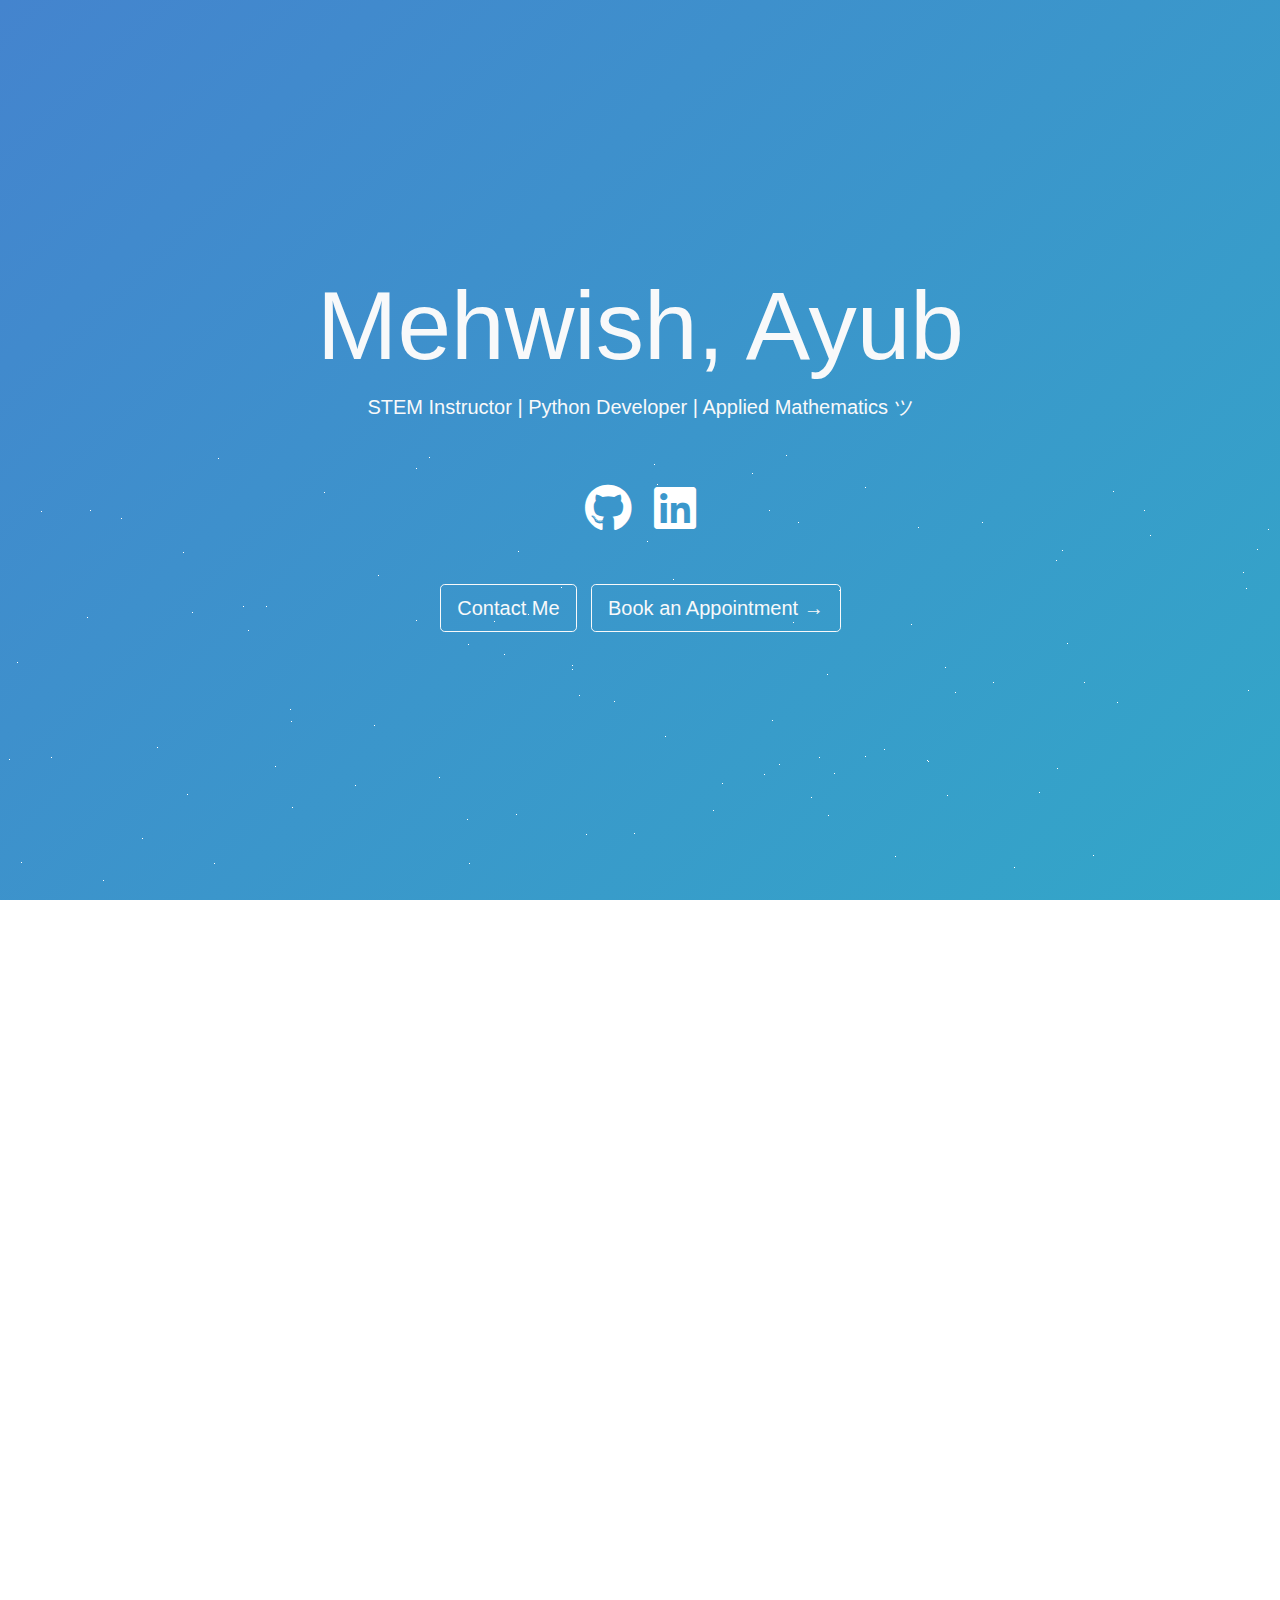
<file: index.html>
<!DOCTYPE html>
<html data-lt-installed=true style="" lang="en-US">
<head>
	<meta charset=utf-8>
	<meta name=viewport content="width=device-width,initial-scale=1">
	<meta name=theme-color content=#000000>
	<meta name=description content="Mehwish Ayub - Personal page">
	<meta property=twitter:image content=/social-image.png>
	<meta property=og:image content=/social-image.png>
	<title>Mehwish Ayub - Personal Page (@CodeBender321)</title>
	<link rel="stylesheet" href="main.css">
	<link rel="icon" type="image/x-icon" href="images/favicon.ico">
</head>

<body>
	<noscript class=sf-hidden>You need to enable JavaScript to run this app!</noscript>
	<div id=home class="title bg-transparent bgstyle text-light min-vh-100 d-flex align-content-center align-items-center flex-wrap m-0 jumbotron jumbotron-fluid" style="overflow:hidden;background:rgba(0,0,0,0) linear-gradient(136deg,rgb(68,132,206),rgb(26,215,192),rgb(255,155,17),rgb(155,89,182),rgb(255,127,127),rgb(236,240,241)) repeat scroll 0% 0% / 1200% 1200%">
	<div id=stars></div>
		<div class="text-center container">
			<h1 class=display-1>Mehwish, Ayub</h1>
			<div class="Typist lead typist">STEM Instructor | Python Developer | Applied Mathematics ツ</div>
			<div class=p-5>
				<a target=_blank rel="noopener noreferrer" aria-label="Mehwish Ayub's GitHub" href=https://github.com/CodeBender321><i class="fab fa-github fa-3x socialicons"></i></a>
				<a target=_blank rel="noopener noreferrer" aria-label="Mehwish Ayub's LinkedIn" href=https://www.linkedin.com/in/mehwish-ayub-101b54253><i class="fab fa-linkedin fa-3x socialicons"></i></a>
			</div>
			<a class="btn btn-outline-light btn-lg" role=button aria-label="Contact Me" href="mailto:mehwish.idreees.321@gmail.com" target="_blank">Contact Me</a>
			<a target=_blank class="btn btn-outline-light btn-lg" role=button aria-label="Book an Appointment" href="https://calendly.com/turing-intelligence/30min" style="margin-left: 10px;">Book an Appointment →</a>
		</div>
	</div>
</body>
</html>
</file>
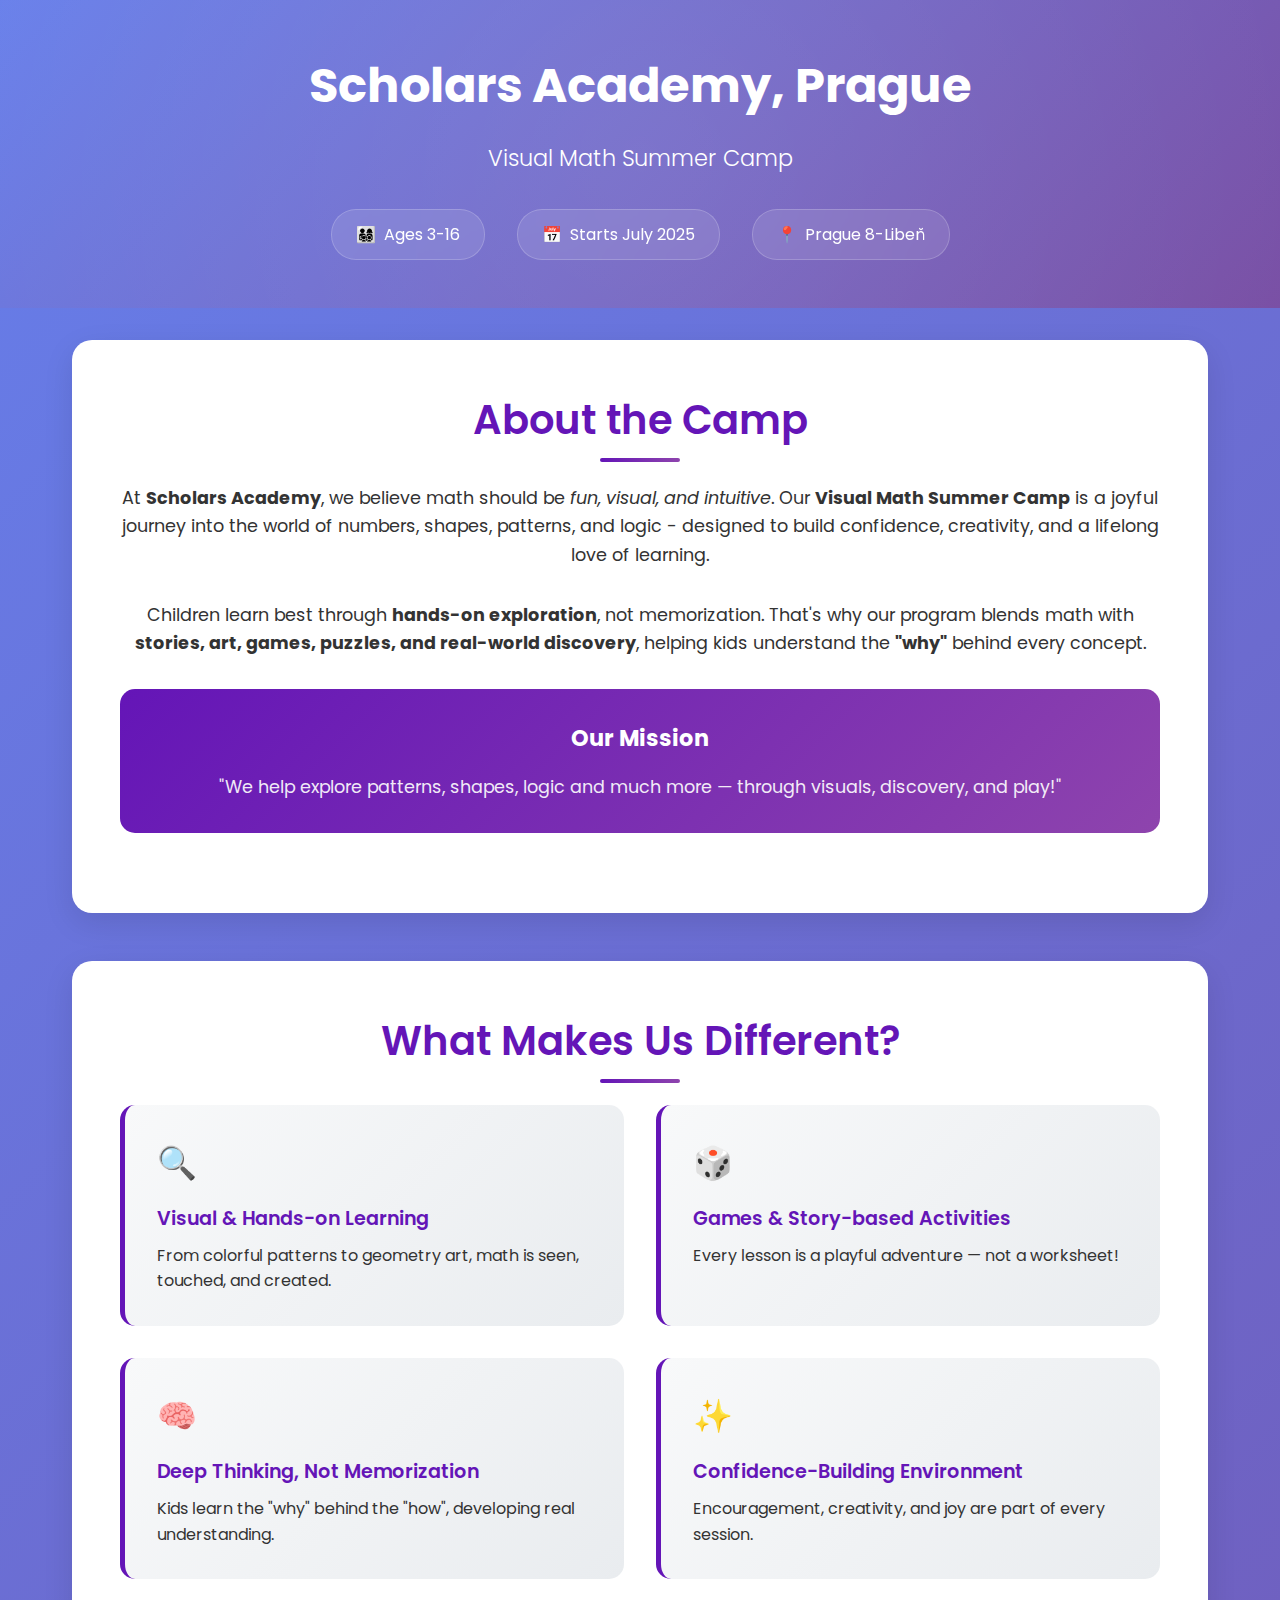
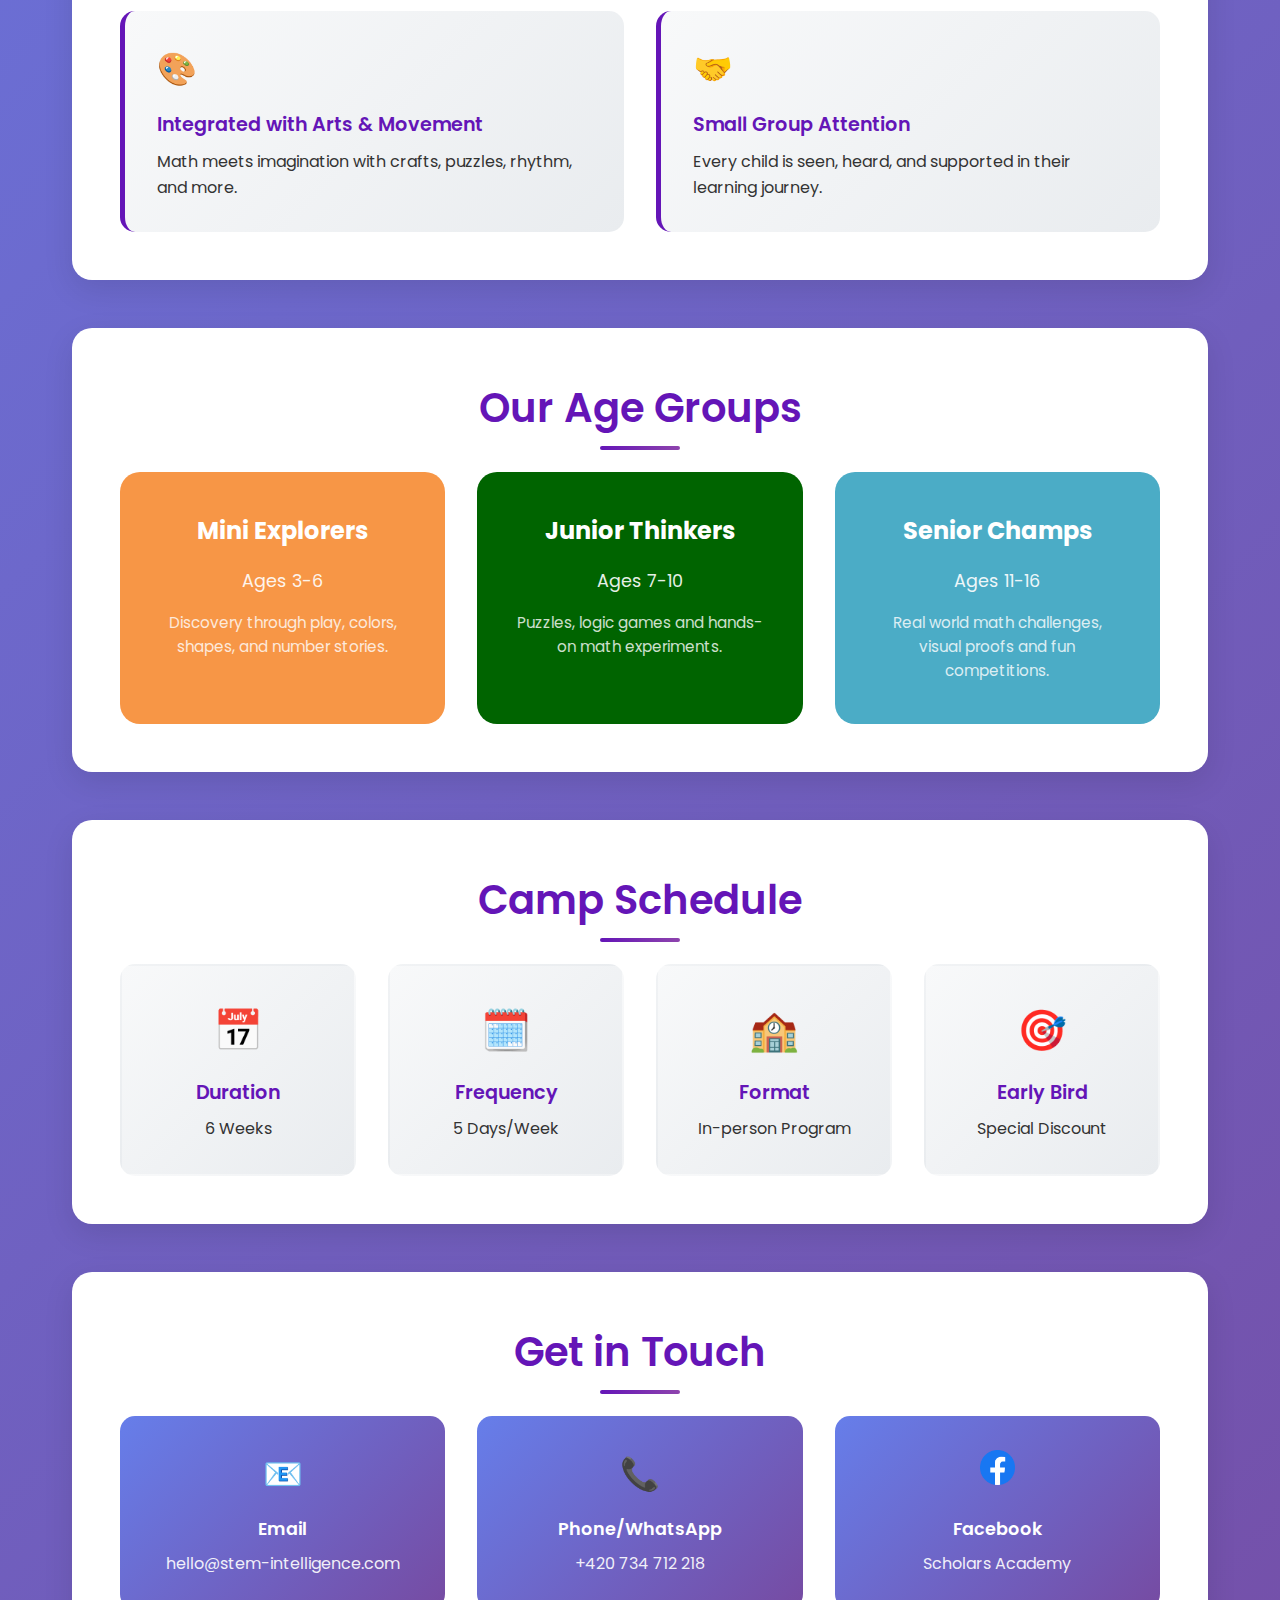
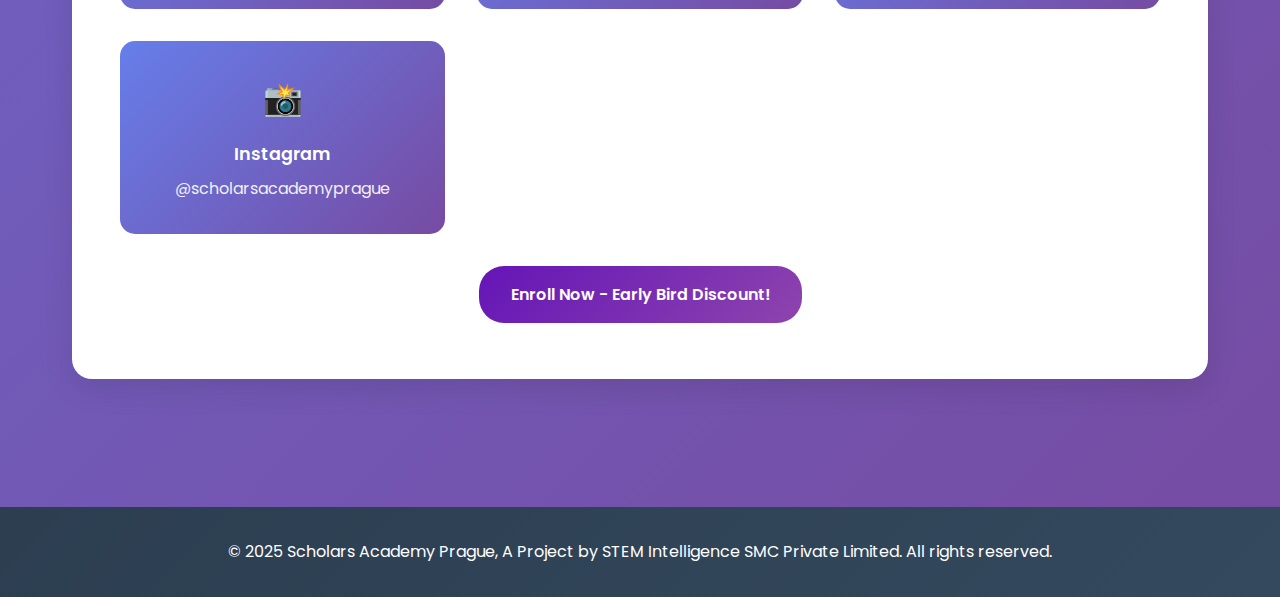
<file: old.html>
<!DOCTYPE html>
<html lang="en">
<head>
  <meta charset="UTF-8" />
  <meta name="viewport" content="width=device-width, initial-scale=1.0" />
  <title>Scholars Academy | Visual Math Summer Camp</title>
  <link href="https://fonts.googleapis.com/css2?family=Poppins:wght@300;400;500;600;700&display=swap" rel="stylesheet">
  <link rel="icon" href="assets/favicon-32x32.png" type="image/x-icon" />
  <style>
    * {
      margin: 0;
      padding: 0;
      box-sizing: border-box;
    }

    body {
      font-family: 'Poppins', sans-serif;
      line-height: 1.6;
      color: #333;
      background: linear-gradient(135deg, #667eea 0%, #764ba2 100%);
      min-height: 100vh;
    }

    /* Enhanced Header */
    header {
      background: linear-gradient(135deg, #667eea 0%, #764ba2 100%);
      color: white;
      padding: 3rem 2rem;
      text-align: center;
      position: relative;
      overflow: hidden;
    }

    header::before {
      content: '';
      position: absolute;
      top: -50%;
      left: -50%;
      width: 200%;
      height: 200%;
      background: radial-gradient(circle, rgba(255,255,255,0.1) 0%, transparent 70%);
      animation: float 3s ease-in-out infinite;
    }

    @keyframes float {
      0%, 100% { transform: translateY(0px); }
      50% { transform: translateY(-20px); }
    }

    header h1 {
      font-size: 3rem;
      font-weight: 700;
      margin-bottom: 1rem;
      position: relative;
      z-index: 1;
    }

    header .subtitle {
      font-size: 1.4rem;
      font-weight: 300;
      margin-bottom: 2rem;
      position: relative;
      z-index: 1;
    }

    .header-info {
      display: flex;
      justify-content: center;
      gap: 2rem;
      margin-top: 2rem;
      flex-wrap: wrap;
      position: relative;
      z-index: 1;
    }

    .info-item {
      display: flex;
      align-items: center;
      gap: 0.5rem;
      background: rgba(255,255,255,0.1);
      padding: 0.75rem 1.5rem;
      border-radius: 25px;
      backdrop-filter: blur(10px);
      border: 1px solid rgba(255,255,255,0.2);
      transition: all 0.3s ease;
    }

    .info-item:hover {
      transform: translateY(-5px);
      box-shadow: 0 10px 25px rgba(0,0,0,0.2);
    }

    /* Main Content Container */
    .container {
      max-width: 1200px;
      margin: 0 auto;
      padding: 2rem;
    }

    /* Enhanced Section Styling */
    .section {
      background: white;
      border-radius: 20px;
      padding: 3rem;
      margin-bottom: 3rem;
      box-shadow: 0 10px 30px rgba(0,0,0,0.1);
      position: relative;
      overflow: hidden;
      transition: transform 0.3s ease, box-shadow 0.3s ease;
    }

    .section:hover {
      transform: translateY(-5px);
      box-shadow: 0 20px 40px rgba(0,0,0,0.15);
    }

    .section-title {
      font-size: 2.5rem;
      color: #6415b7;
      text-align: center;
      margin-bottom: 2rem;
      font-weight: 600;
      position: relative;
    }

    .section-title::after {
      content: '';
      position: absolute;
      bottom: -10px;
      left: 50%;
      transform: translateX(-50%);
      width: 80px;
      height: 4px;
      background: linear-gradient(to right, #6415b7, #8e44ad);
      border-radius: 2px;
    }

    /* Enhanced Feature List */
    .feature-list {
      display: grid;
      grid-template-columns: repeat(auto-fit, minmax(350px, 1fr));
      gap: 2rem;
      margin-top: 2rem;
    }

    .feature-item {
      background: linear-gradient(135deg, #f8f9fa 0%, #e9ecef 100%);
      padding: 2rem;
      border-radius: 15px;
      border-left: 5px solid #6415b7;
      transition: all 0.3s ease;
      position: relative;
      overflow: hidden;
    }

    .feature-item::before {
      content: '';
      position: absolute;
      top: 0;
      left: 0;
      width: 100%;
      height: 100%;
      background: linear-gradient(135deg, rgba(100,21,183,0.05) 0%, transparent 50%);
      transition: opacity 0.3s ease;
      opacity: 0;
    }

    .feature-item:hover::before {
      opacity: 1;
    }

    .feature-item:hover {
      transform: translateY(-5px);
      box-shadow: 0 15px 30px rgba(0,0,0,0.1);
    }

    .feature-icon {
      font-size: 2rem;
      margin-bottom: 1rem;
    }

    .feature-title {
      font-size: 1.2rem;
      font-weight: 600;
      color: #6415b7;
      margin-bottom: 0.5rem;
    }

    /* Enhanced Age Groups */
    .age-groups {
      display: grid;
      grid-template-columns: repeat(auto-fit, minmax(300px, 1fr));
      gap: 2rem;
      margin-top: 2rem;
    }

    .age-group {
      color: white;
      padding: 2.5rem;
      border-radius: 20px;
      text-align: center;
      transition: all 0.3s ease;
      position: relative;
      overflow: hidden;
      cursor: pointer;
    }

    .age-group::before {
      content: '';
      position: absolute;
      top: -50%;
      left: -50%;
      width: 200%;
      height: 200%;
      background: radial-gradient(circle, rgba(255,255,255,0.1) 0%, transparent 70%);
      transition: transform 0.3s ease;
      transform: scale(0);
    }

    .age-group:hover::before {
      transform: scale(1);
    }

    .age-group:hover {
      transform: translateY(-10px);
      box-shadow: 0 20px 40px rgba(0,0,0,0.2);
    }

    .age-group h3 {
      font-size: 1.5rem;
      margin-bottom: 1rem;
      position: relative;
      z-index: 1;
    }

    .age-range {
      font-size: 1.1rem;
      opacity: 0.9;
      margin-bottom: 1rem;
      position: relative;
      z-index: 1;
    }

    .age-description {
      font-size: 0.95rem;
      opacity: 0.8;
      position: relative;
      z-index: 1;
    }

    /* Enhanced Schedule Section */
    .schedule-grid {
      display: grid;
      grid-template-columns: repeat(auto-fit, minmax(200px, 1fr));
      gap: 2rem;
      margin-top: 2rem;
    }

    .schedule-item {
      background: linear-gradient(135deg, #f8f9fa 0%, #e9ecef 100%);
      padding: 2rem;
      border-radius: 15px;
      text-align: center;
      border: 2px solid transparent;
      transition: all 0.3s ease;
    }

    .schedule-item:hover {
      border-color: #6415b7;
      transform: translateY(-5px);
    }

    .schedule-icon {
      font-size: 2.5rem;
      margin-bottom: 1rem;
    }

    .schedule-title {
      font-size: 1.2rem;
      font-weight: 600;
      color: #6415b7;
      margin-bottom: 0.5rem;
    }

    /* Enhanced Contact Section */
    .contact-grid {
      display: grid;
      grid-template-columns: repeat(auto-fit, minmax(250px, 1fr));
      gap: 2rem;
      margin-top: 2rem;
    }

    .contact-item {
      background: linear-gradient(135deg, #667eea 0%, #764ba2 100%);
      color: white;
      padding: 2rem;
      border-radius: 15px;
      text-align: center;
      transition: all 0.3s ease;
    }

    .contact-item:hover {
      transform: translateY(-5px);
      box-shadow: 0 15px 30px rgba(0,0,0,0.2);
    }

    .contact-icon {
      font-size: 2rem;
      margin-bottom: 1rem;
    }

    .contact-title {
      font-size: 1.1rem;
      font-weight: 600;
      margin-bottom: 0.5rem;
    }

    .contact-link {
      color: white;
      text-decoration: none;
      opacity: 0.9;
      transition: opacity 0.3s ease;
    }

    .contact-link:hover {
      opacity: 1;
    }

    /* Enhanced Button */
    .btn {
      background: linear-gradient(135deg, #6415b7 0%, #8e44ad 100%);
      color: white;
      padding: 1rem 2rem;
      text-decoration: none;
      border-radius: 25px;
      display: inline-block;
      margin-top: 2rem;
      font-weight: 600;
      transition: all 0.3s ease;
      position: relative;
      overflow: hidden;
      z-index: 1;
    }

    .btn::before {
      content: '';
      position: absolute;
      top: 0;
      left: -100%;
      width: 100%;
      height: 100%;
      background: linear-gradient(135deg, rgba(255,255,255,0.2) 0%, transparent 50%);
      transition: left 0.3s ease;
      z-index: -1;
    }

    .btn:hover::before {
      left: 100%;
    }

    .btn:hover {
      transform: translateY(-3px);
      box-shadow: 0 10px 20px rgba(0,0,0,0.2);
    }

    /* Enhanced Footer */
    footer {
      background: linear-gradient(135deg, #2c3e50 0%, #34495e 100%);
      color: white;
      text-align: center;
      padding: 2rem;
      margin-top: 3rem;
    }

    /* Enhanced Responsive Design */
    @media (max-width: 768px) {
      header {
        padding: 2rem 1rem;
      }
      
      header h1 {
        font-size: 2.2rem;
      }
      
      .header-info {
        flex-direction: column;
        gap: 1rem;
      }
      
      .container {
        padding: 1rem;
      }
      
      .section {
        padding: 2rem 1.5rem;
        margin-bottom: 2rem;
      }
      
      .section-title {
        font-size: 2rem;
      }
      
      .feature-list {
        grid-template-columns: 1fr;
        gap: 1.5rem;
      }
      
      .age-groups {
        grid-template-columns: 1fr;
      }
      
      .schedule-grid {
        grid-template-columns: 1fr;
      }
      
      .contact-grid {
        grid-template-columns: 1fr;
      }
    }

    @media (max-width: 480px) {
      header h1 {
        font-size: 1.8rem;
      }
      
      .section-title {
        font-size: 1.7rem;
      }
      
      .feature-list {
        grid-template-columns: 1fr;
      }
      
      .feature-item {
        padding: 1.5rem;
      }
    }

    /* Custom Scrollbar */
    ::-webkit-scrollbar {
      width: 8px;
    }

    ::-webkit-scrollbar-track {
      background: #f1f1f1;
    }

    ::-webkit-scrollbar-thumb {
      background: linear-gradient(135deg, #6415b7 0%, #8e44ad 100%);
      border-radius: 4px;
    }

    ::-webkit-scrollbar-thumb:hover {
      background: linear-gradient(135deg, #8e44ad 0%, #6415b7 100%);
    }
  </style>
</head>
<body>
  <header>
    <h1>Scholars Academy, Prague</h1>
    <p class="subtitle">Visual Math Summer Camp</p>
    <div class="header-info">
      <div class="info-item">
        <span>👨‍👩‍👧‍👦</span>
        <span>Ages 3-16</span>
      </div>
      <div class="info-item">
        <span>📅</span>
        <span>Starts July 2025</span>
      </div>
      <div class="info-item">
        <span>📍</span>
        <span>Prague 8-Libeň</span>
      </div>
    </div>
  </header>

  <div class="container">
    <div class="section">
      <h2 class="section-title">About the Camp</h2>
      <p style="font-size: 1.1rem; text-align: center; margin-bottom: 2rem;">
        At <strong>Scholars Academy</strong>, we believe math should be <em>fun, visual, and intuitive</em>.
        Our <strong>Visual Math Summer Camp</strong> is a joyful journey into the world of numbers, shapes, patterns, and logic
        - designed to build confidence, creativity, and a lifelong love of learning.
      </p>
      
      <p style="font-size: 1.1rem; text-align: center; margin-bottom: 2rem;">
        Children learn best through <strong>hands-on exploration</strong>, not memorization.
        That's why our program blends math with <strong>stories, art, games, puzzles, and real-world discovery</strong>,
        helping kids understand the <strong>"why"</strong> behind every concept.
      </p>

      <div style="background: linear-gradient(135deg, #6415b7 0%, #8e44ad 100%); color: white; padding: 2rem; border-radius: 15px; text-align: center; margin: 2rem 0;">
        <h3 style="font-size: 1.4rem; margin-bottom: 1rem;">Our Mission</h3>
        <p style="font-size: 1.1rem; opacity: 0.9;">
          "We help explore patterns, shapes, logic and much more — through visuals, discovery, and play!"
        </p>
      </div>
    </div>

    <div class="section">
      <h2 class="section-title">What Makes Us Different?</h2>
      <div class="feature-list">
        <div class="feature-item">
          <div class="feature-icon">🔍</div>
          <div class="feature-title">Visual & Hands-on Learning</div>
          <p>From colorful patterns to geometry art, math is seen, touched, and created.</p>
        </div>
        <div class="feature-item">
          <div class="feature-icon">🎲</div>
          <div class="feature-title">Games & Story-based Activities</div>
          <p>Every lesson is a playful adventure — not a worksheet!</p>
        </div>
        <div class="feature-item">
          <div class="feature-icon">🧠</div>
          <div class="feature-title">Deep Thinking, Not Memorization</div>
          <p>Kids learn the "why" behind the "how", developing real understanding.</p>
        </div>
        <div class="feature-item">
          <div class="feature-icon">✨</div>
          <div class="feature-title">Confidence-Building Environment</div>
          <p>Encouragement, creativity, and joy are part of every session.</p>
        </div>
        <div class="feature-item">
          <div class="feature-icon">🎨</div>
          <div class="feature-title">Integrated with Arts & Movement</div>
          <p>Math meets imagination with crafts, puzzles, rhythm, and more.</p>
        </div>
        <div class="feature-item">
          <div class="feature-icon">🤝</div>
          <div class="feature-title">Small Group Attention</div>
          <p>Every child is seen, heard, and supported in their learning journey.</p>
        </div>
      </div>
    </div>

    <div class="section">
      <h2 class="section-title">Our Age Groups</h2>
      <div class="age-groups">
        <div style="background-color: #f79646;" class="age-group">
          <h3>Mini Explorers</h3>
          <div class="age-range">Ages 3-6</div>
          <div class="age-description">Discovery through play, colors, shapes, and number stories.</div>
        </div>
        <div style="background-color: #006400;" class="age-group">
          <h3>Junior Thinkers</h3>
          <div class="age-range">Ages 7-10</div>
          <div class="age-description">Puzzles, logic games and hands-on math experiments.</div>
        </div>
        <div style="background-color: #4bacc6;" class="age-group">
          <h3>Senior Champs</h3>
          <div class="age-range">Ages 11-16</div>
          <div class="age-description">Real world math challenges, visual proofs and fun competitions.</div>
        </div>
      </div>
    </div>

    <div class="section">
      <h2 class="section-title">Camp Schedule</h2>
      <div class="schedule-grid">
        <div class="schedule-item">
          <div class="schedule-icon">📅</div>
          <div class="schedule-title">Duration</div>
          <div>6 Weeks</div>
        </div>
        <div class="schedule-item">
          <div class="schedule-icon">🗓️</div>
          <div class="schedule-title">Frequency</div>
          <div>5 Days/Week</div>
        </div>
        <div class="schedule-item">
          <div class="schedule-icon">🏫</div>
          <div class="schedule-title">Format</div>
          <div>In-person Program</div>
        </div>
        <div class="schedule-item">
          <div class="schedule-icon">🎯</div>
          <div class="schedule-title">Early Bird</div>
          <div>Special Discount</div>
        </div>
      </div>
    </div>

    <div class="section">
      <h2 class="section-title">Get in Touch</h2>
      <div class="contact-grid">
        <div class="contact-item">
          <div class="contact-icon">📧</div>
          <div class="contact-title">Email</div>
          <a href="mailto:hello@stem-intelligence.com" class="contact-link">hello@stem-intelligence.com</a>
        </div>
        <div class="contact-item">
          <div class="contact-icon">📞</div>
          <div class="contact-title">Phone/WhatsApp</div>
          <a href="https://wa.me/420734712218" class="contact-link">+420 734 712 218</a>
        </div>
        <div class="contact-item">
          <div class="contact-icon"><img src="assets/facebook.png" width="35px" height="35px"></div>
          <div class="contact-title">Facebook</div>
          <a href="https://facebook.com/scholarsacademyprague" class="contact-link">Scholars Academy</a>
        </div>
        <div class="contact-item">
          <div class="contact-icon">📸</div>
          <div class="contact-title">Instagram</div>
          <a href="https://instagram.com/scholarsacademyprague" class="contact-link">@scholarsacademyprague</a>
        </div>
      </div>
      <div style="text-align: center;">
        <a href="https://forms.gle" class="btn">Enroll Now - Early Bird Discount!</a>
      </div>
    </div>
  </div>

  <footer>
    <p>&copy; 2025 Scholars Academy Prague, A Project by STEM Intelligence SMC Private Limited. All rights reserved.</p>
  </footer>
</body>
</html>
</file>
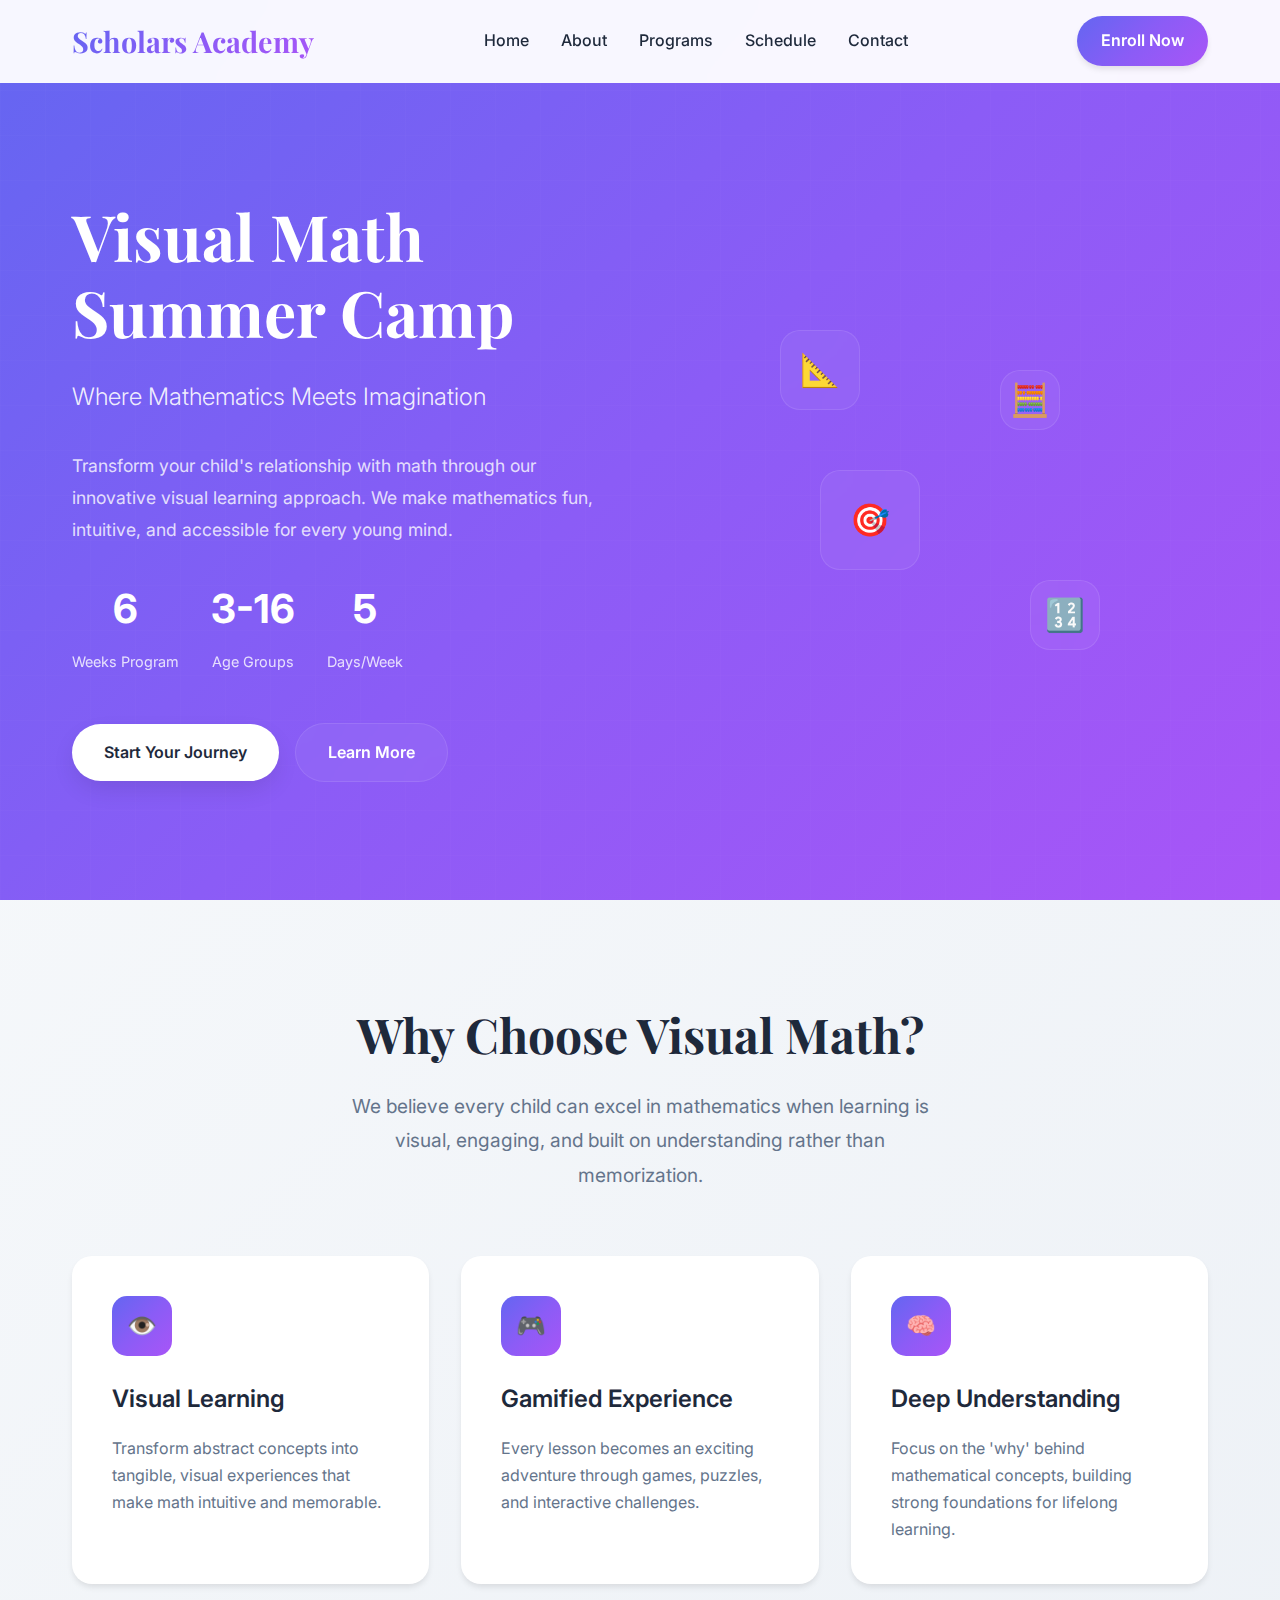
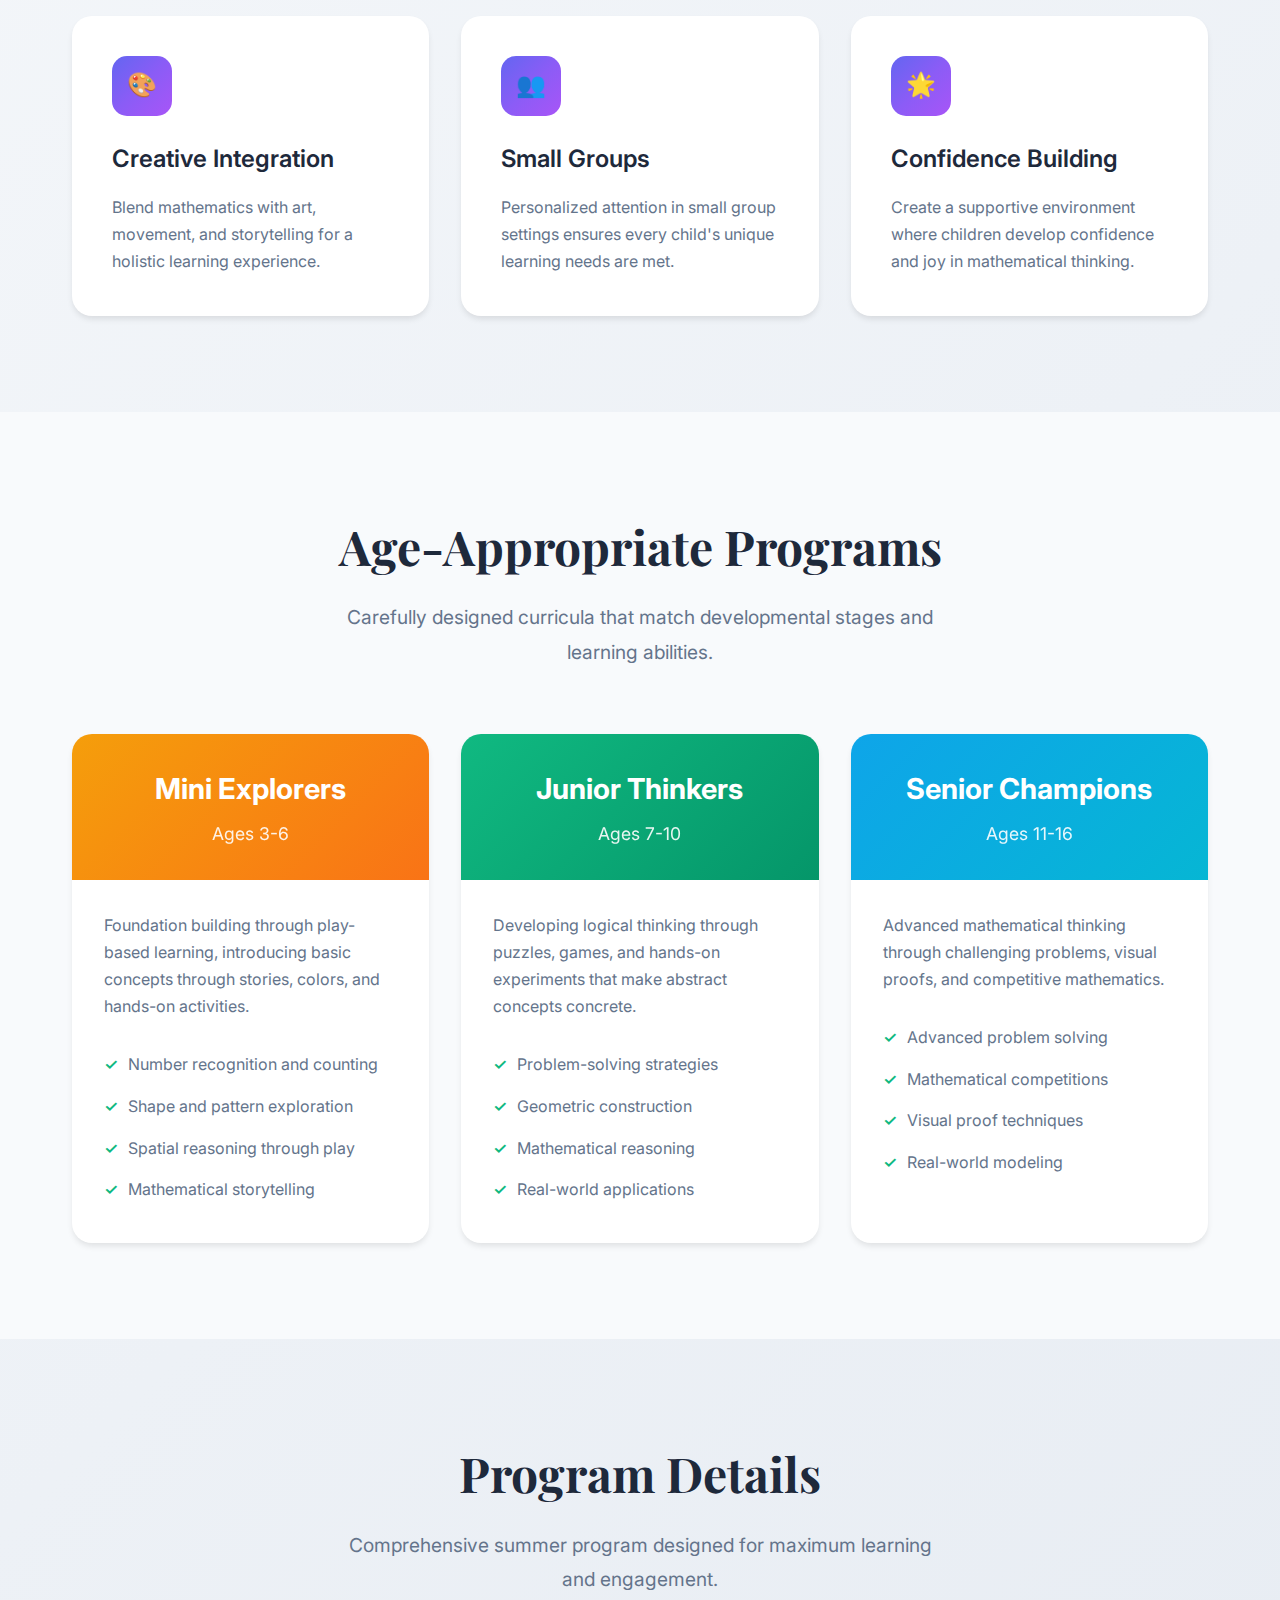
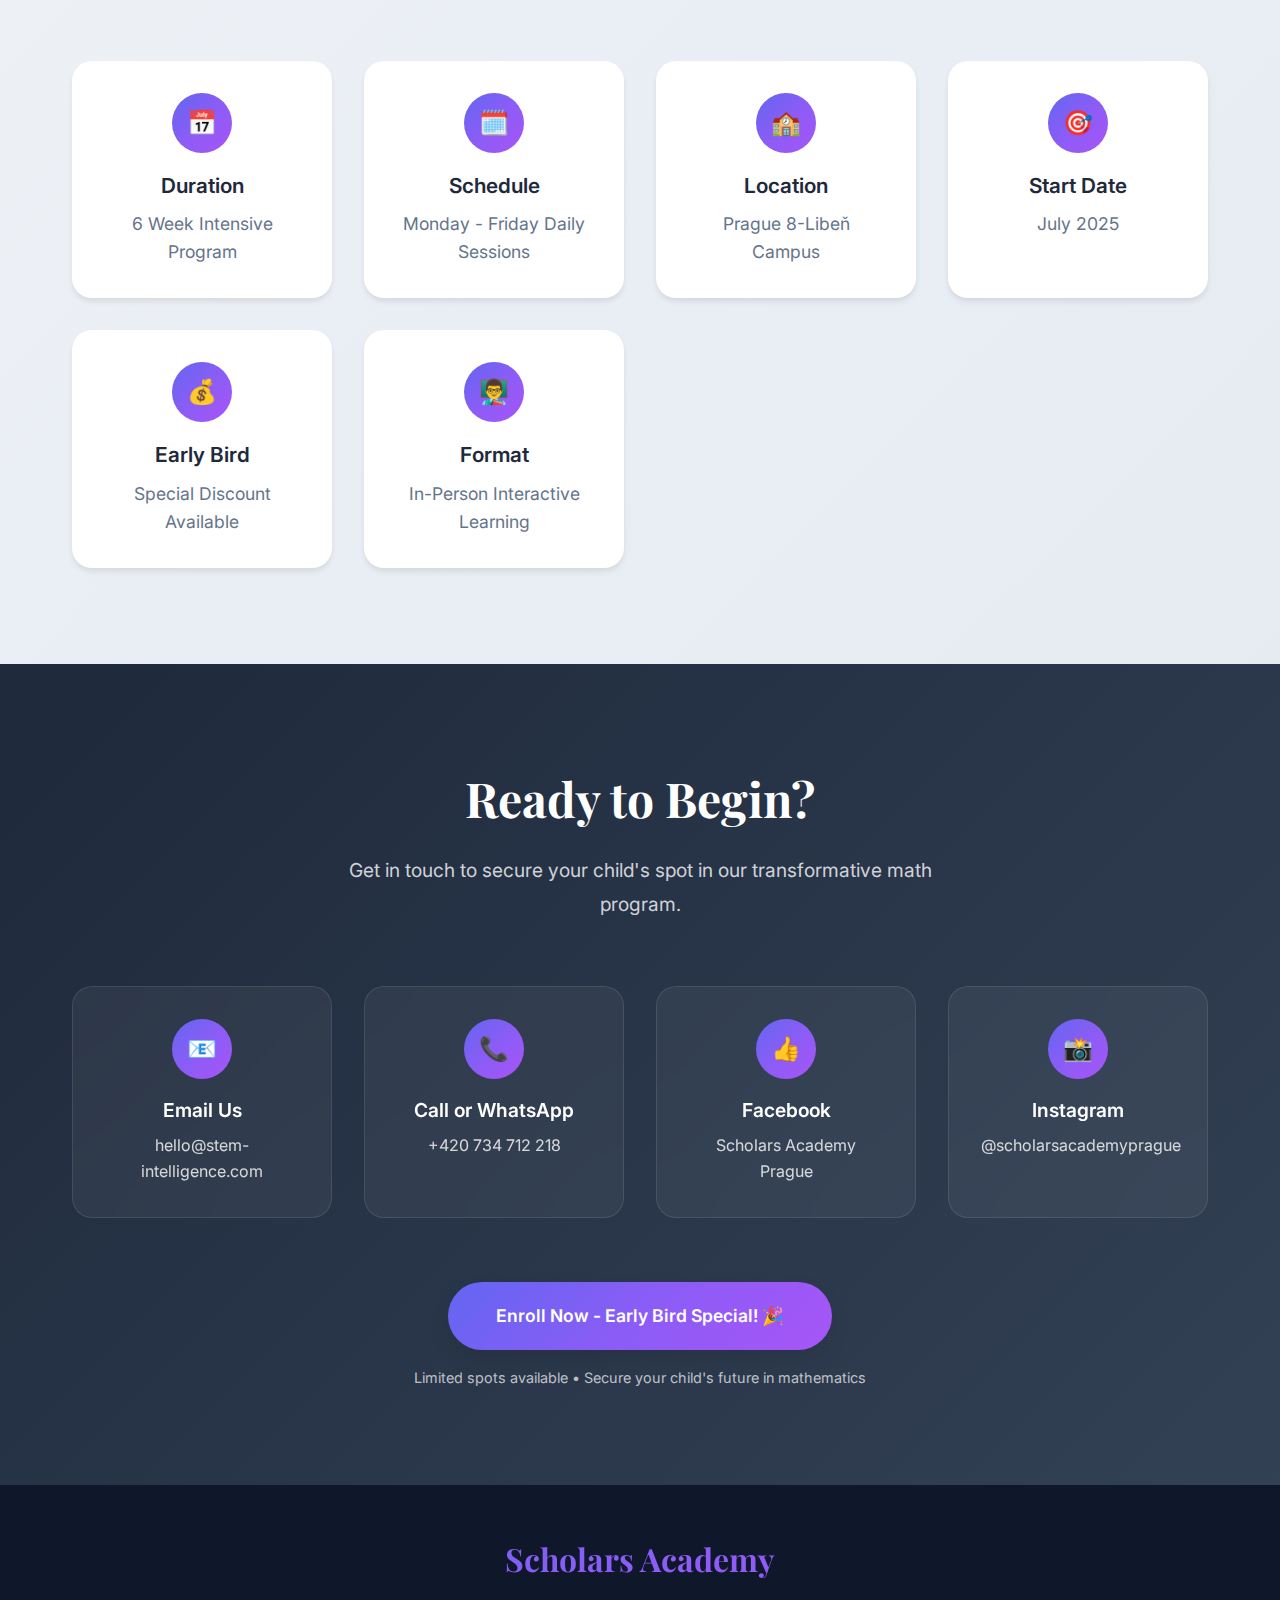
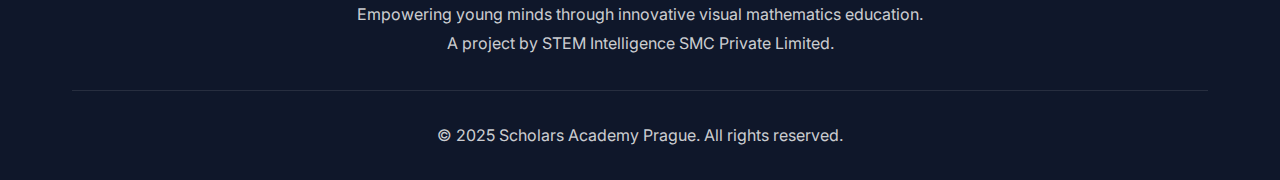
<file: updated.html>
<!DOCTYPE html>
<html lang="en">
<head>
  <meta charset="UTF-8" />
  <meta name="viewport" content="width=device-width, initial-scale=1.0" />
  <title>Scholars Academy | Visual Math Summer Camp Prague</title>
  <link href="https://fonts.googleapis.com/css2?family=Inter:wght@300;400;500;600;700;800&family=Playfair+Display:wght@400;600;700&display=swap" rel="stylesheet">
  <link rel="icon" href="assets/favicon-32x32.png" type="image/x-icon" />
  <style>
    :root {
      --primary-gradient: linear-gradient(135deg, #6366f1 0%, #8b5cf6 50%, #a855f7 100%);
      --secondary-gradient: linear-gradient(135deg, #0ea5e9 0%, #06b6d4 100%);
      --accent-gradient: linear-gradient(135deg, #f59e0b 0%, #f97316 100%);
      --success-gradient: linear-gradient(135deg, #10b981 0%, #059669 100%);
      --dark-gradient: linear-gradient(135deg, #1e293b 0%, #334155 100%);
      --glass-bg: rgba(255, 255, 255, 0.05);
      --glass-border: rgba(255, 255, 255, 0.1);
      --text-primary: #1e293b;
      --text-secondary: #64748b;
      --shadow-light: 0 4px 6px -1px rgba(0, 0, 0, 0.1);
      --shadow-medium: 0 10px 25px -3px rgba(0, 0, 0, 0.1);
      --shadow-heavy: 0 25px 50px -12px rgba(0, 0, 0, 0.25);
    }

    * {
      margin: 0;
      padding: 0;
      box-sizing: border-box;
    }

    body {
      font-family: 'Inter', sans-serif;
      line-height: 1.6;
      color: var(--text-primary);
      background: linear-gradient(135deg, #f8fafc 0%, #e2e8f0 100%);
      overflow-x: hidden;
    }

    /* Navigation */
    nav {
      position: fixed;
      top: 0;
      width: 100%;
      background: rgba(255, 255, 255, 0.95);
      backdrop-filter: blur(20px);
      z-index: 1000;
      padding: 1rem 0;
      border-bottom: 1px solid rgba(255, 255, 255, 0.1);
      transition: all 0.3s ease;
    }

    .nav-container {
      max-width: 1200px;
      margin: 0 auto;
      display: flex;
      justify-content: space-between;
      align-items: center;
      padding: 0 2rem;
    }

    .logo {
      font-family: 'Playfair Display', serif;
      font-size: 1.8rem;
      font-weight: 700;
      background: var(--primary-gradient);
      -webkit-background-clip: text;
      -webkit-text-fill-color: transparent;
      background-clip: text;
    }

    .nav-links {
      display: flex;
      list-style: none;
      gap: 2rem;
    }

    .nav-links a {
      text-decoration: none;
      color: var(--text-primary);
      font-weight: 500;
      transition: color 0.3s ease;
      position: relative;
    }

    .nav-links a::after {
      content: '';
      position: absolute;
      bottom: -5px;
      left: 0;
      width: 0;
      height: 2px;
      background: var(--primary-gradient);
      transition: width 0.3s ease;
    }

    .nav-links a:hover::after {
      width: 100%;
    }

    .nav-cta {
      background: var(--primary-gradient);
      color: white;
      padding: 0.75rem 1.5rem;
      border-radius: 50px;
      text-decoration: none;
      font-weight: 600;
      transition: all 0.3s ease;
      box-shadow: var(--shadow-light);
    }

    .nav-cta:hover {
      transform: translateY(-2px);
      box-shadow: var(--shadow-medium);
    }

    /* Hero Section */
    .hero {
      min-height: 100vh;
      display: flex;
      align-items: center;
      background: var(--primary-gradient);
      position: relative;
      overflow: hidden;
      padding-top: 80px;
    }

    .hero::before {
      content: '';
      position: absolute;
      top: 0;
      left: 0;
      right: 0;
      bottom: 0;
      background: url('data:image/svg+xml,<svg xmlns="http://www.w3.org/2000/svg" viewBox="0 0 1000 1000"><defs><pattern id="grid" width="50" height="50" patternUnits="userSpaceOnUse"><path d="M 50 0 L 0 0 0 50" fill="none" stroke="rgba(255,255,255,0.1)" stroke-width="1"/></pattern></defs><rect width="100%" height="100%" fill="url(%23grid)"/></svg>');
      opacity: 0.3;
    }

    .hero-container {
      max-width: 1200px;
      margin: 0 auto;
      padding: 0 2rem;
      display: grid;
      grid-template-columns: 1fr 1fr;
      gap: 4rem;
      align-items: center;
      position: relative;
      z-index: 1;
    }

    .hero-content h1 {
      font-family: 'Playfair Display', serif;
      font-size: 4rem;
      font-weight: 700;
      color: white;
      margin-bottom: 1.5rem;
      line-height: 1.2;
    }

    .hero-content .subtitle {
      font-size: 1.5rem;
      color: rgba(255, 255, 255, 0.9);
      margin-bottom: 2rem;
      font-weight: 300;
    }

    .hero-content p {
      font-size: 1.1rem;
      color: rgba(255, 255, 255, 0.8);
      margin-bottom: 2rem;
      line-height: 1.8;
    }

    .hero-stats {
      display: flex;
      gap: 2rem;
      margin-bottom: 3rem;
    }

    .stat-item {
      text-align: center;
      color: white;
    }

    .stat-number {
      font-size: 2.5rem;
      font-weight: 700;
      display: block;
      margin-bottom: 0.5rem;
    }

    .stat-label {
      font-size: 0.9rem;
      opacity: 0.8;
    }

    .hero-cta {
      display: flex;
      gap: 1rem;
      align-items: center;
    }

    .btn-primary {
      background: white;
      color: var(--text-primary);
      padding: 1rem 2rem;
      border-radius: 50px;
      text-decoration: none;
      font-weight: 600;
      transition: all 0.3s ease;
      box-shadow: var(--shadow-medium);
    }

    .btn-primary:hover {
      transform: translateY(-3px);
      box-shadow: var(--shadow-heavy);
    }

    .btn-secondary {
      background: var(--glass-bg);
      color: white;
      padding: 1rem 2rem;
      border-radius: 50px;
      text-decoration: none;
      font-weight: 600;
      border: 1px solid var(--glass-border);
      backdrop-filter: blur(10px);
      transition: all 0.3s ease;
    }

    .btn-secondary:hover {
      background: rgba(255, 255, 255, 0.1);
      transform: translateY(-3px);
    }

    .hero-visual {
      position: relative;
      display: flex;
      justify-content: center;
      align-items: center;
    }

    .floating-shapes {
      position: relative;
      width: 400px;
      height: 400px;
    }

    .shape {
      position: absolute;
      border-radius: 20px;
      background: var(--glass-bg);
      backdrop-filter: blur(20px);
      border: 1px solid var(--glass-border);
      display: flex;
      align-items: center;
      justify-content: center;
      font-size: 2rem;
      color: white;
      animation: float 6s ease-in-out infinite;
    }

    .shape:nth-child(1) {
      width: 80px;
      height: 80px;
      top: 10%;
      left: 10%;
      animation-delay: 0s;
    }

    .shape:nth-child(2) {
      width: 60px;
      height: 60px;
      top: 20%;
      right: 20%;
      animation-delay: 1s;
    }

    .shape:nth-child(3) {
      width: 100px;
      height: 100px;
      bottom: 30%;
      left: 20%;
      animation-delay: 2s;
    }

    .shape:nth-child(4) {
      width: 70px;
      height: 70px;
      bottom: 10%;
      right: 10%;
      animation-delay: 3s;
    }

    @keyframes float {
      0%, 100% { transform: translateY(0px) rotate(0deg); }
      50% { transform: translateY(-20px) rotate(180deg); }
    }

    /* Sections */
    .section {
      padding: 6rem 0;
      position: relative;
    }

    .container {
      max-width: 1200px;
      margin: 0 auto;
      padding: 0 2rem;
    }

    .section-header {
      text-align: center;
      margin-bottom: 4rem;
    }

    .section-title {
      font-family: 'Playfair Display', serif;
      font-size: 3rem;
      font-weight: 700;
      color: var(--text-primary);
      margin-bottom: 1rem;
      position: relative;
    }

    .section-subtitle {
      font-size: 1.2rem;
      color: var(--text-secondary);
      max-width: 600px;
      margin: 0 auto;
      line-height: 1.8;
    }

    /* Features Grid */
    .features-grid {
      display: grid;
      grid-template-columns: repeat(auto-fit, minmax(350px, 1fr));
      gap: 2rem;
      margin-top: 3rem;
    }

    .feature-card {
      background: white;
      padding: 2.5rem;
      border-radius: 20px;
      box-shadow: var(--shadow-light);
      transition: all 0.3s ease;
      position: relative;
      overflow: hidden;
    }

    .feature-card::before {
      content: '';
      position: absolute;
      top: 0;
      left: 0;
      right: 0;
      height: 4px;
      background: var(--primary-gradient);
      transform: scaleX(0);
      transition: transform 0.3s ease;
    }

    .feature-card:hover::before {
      transform: scaleX(1);
    }

    .feature-card:hover {
      transform: translateY(-10px);
      box-shadow: var(--shadow-heavy);
    }

    .feature-icon {
      width: 60px;
      height: 60px;
      border-radius: 15px;
      background: var(--primary-gradient);
      display: flex;
      align-items: center;
      justify-content: center;
      font-size: 1.5rem;
      color: white;
      margin-bottom: 1.5rem;
    }

    .feature-title {
      font-size: 1.5rem;
      font-weight: 600;
      color: var(--text-primary);
      margin-bottom: 1rem;
    }

    .feature-description {
      color: var(--text-secondary);
      line-height: 1.7;
    }

    /* Age Groups */
    .age-groups {
      display: grid;
      grid-template-columns: repeat(auto-fit, minmax(300px, 1fr));
      gap: 2rem;
      margin-top: 3rem;
    }

    .age-card {
      background: white;
      border-radius: 20px;
      overflow: hidden;
      box-shadow: var(--shadow-light);
      transition: all 0.3s ease;
      position: relative;
    }

    .age-card:hover {
      transform: translateY(-10px);
      box-shadow: var(--shadow-heavy);
    }

    .age-header {
      padding: 2rem;
      color: white;
      text-align: center;
      position: relative;
    }

    .age-header.mini { background: var(--accent-gradient); }
    .age-header.junior { background: var(--success-gradient); }
    .age-header.senior { background: var(--secondary-gradient); }

    .age-title {
      font-size: 1.8rem;
      font-weight: 700;
      margin-bottom: 0.5rem;
    }

    .age-range {
      font-size: 1.1rem;
      opacity: 0.9;
    }

    .age-content {
      padding: 2rem;
    }

    .age-description {
      color: var(--text-secondary);
      line-height: 1.7;
      margin-bottom: 1.5rem;
    }

    .age-features {
      list-style: none;
    }

    .age-features li {
      padding: 0.5rem 0;
      color: var(--text-secondary);
      position: relative;
      padding-left: 1.5rem;
    }

    .age-features li::before {
      content: '✓';
      position: absolute;
      left: 0;
      color: #10b981;
      font-weight: 600;
    }

    /* Schedule Section */
    .schedule-cards {
      display: grid;
      grid-template-columns: repeat(auto-fit, minmax(250px, 1fr));
      gap: 2rem;
      margin-top: 3rem;
    }

    .schedule-card {
      background: white;
      padding: 2rem;
      border-radius: 20px;
      text-align: center;
      box-shadow: var(--shadow-light);
      transition: all 0.3s ease;
      position: relative;
    }

    .schedule-card:hover {
      transform: translateY(-5px);
      box-shadow: var(--shadow-medium);
    }

    .schedule-icon {
      width: 60px;
      height: 60px;
      margin: 0 auto 1rem;
      background: var(--primary-gradient);
      border-radius: 50%;
      display: flex;
      align-items: center;
      justify-content: center;
      font-size: 1.5rem;
      color: white;
    }

    .schedule-title {
      font-size: 1.3rem;
      font-weight: 600;
      color: var(--text-primary);
      margin-bottom: 0.5rem;
    }

    .schedule-detail {
      color: var(--text-secondary);
      font-size: 1.1rem;
    }

    /* Contact Section */
    .contact-section {
      background: var(--dark-gradient);
      color: white;
    }

    .contact-grid {
      display: grid;
      grid-template-columns: repeat(auto-fit, minmax(250px, 1fr));
      gap: 2rem;
      margin-top: 3rem;
    }

    .contact-card {
      background: var(--glass-bg);
      backdrop-filter: blur(20px);
      border: 1px solid var(--glass-border);
      padding: 2rem;
      border-radius: 20px;
      text-align: center;
      transition: all 0.3s ease;
    }

    .contact-card:hover {
      transform: translateY(-5px);
      background: rgba(255, 255, 255, 0.1);
    }

    .contact-icon {
      width: 60px;
      height: 60px;
      margin: 0 auto 1rem;
      background: var(--primary-gradient);
      border-radius: 50%;
      display: flex;
      align-items: center;
      justify-content: center;
      font-size: 1.5rem;
      color: white;
    }

    .contact-title {
      font-size: 1.2rem;
      font-weight: 600;
      margin-bottom: 0.5rem;
    }

    .contact-link {
      color: rgba(255, 255, 255, 0.8);
      text-decoration: none;
      transition: color 0.3s ease;
    }

    .contact-link:hover {
      color: white;
    }

    .cta-section {
      text-align: center;
      margin-top: 4rem;
    }

    .cta-button {
      background: var(--primary-gradient);
      color: white;
      padding: 1.25rem 3rem;
      border-radius: 50px;
      text-decoration: none;
      font-weight: 600;
      font-size: 1.1rem;
      transition: all 0.3s ease;
      display: inline-block;
      box-shadow: var(--shadow-medium);
    }

    .cta-button:hover {
      transform: translateY(-3px);
      box-shadow: var(--shadow-heavy);
    }

    /* Footer */
    footer {
      background: #0f172a;
      color: rgba(255, 255, 255, 0.8);
      padding: 3rem 0 2rem;
      text-align: center;
    }

    .footer-content {
      max-width: 1200px;
      margin: 0 auto;
      padding: 0 2rem;
    }

    .footer-logo {
      font-family: 'Playfair Display', serif;
      font-size: 2rem;
      font-weight: 700;
      background: var(--primary-gradient);
      -webkit-background-clip: text;
      -webkit-text-fill-color: transparent;
      background-clip: text;
      margin-bottom: 1rem;
    }

    .footer-text {
      margin-bottom: 2rem;
      line-height: 1.8;
    }

    .footer-divider {
      height: 1px;
      background: rgba(255, 255, 255, 0.1);
      margin: 2rem 0;
    }

    /* Responsive Design */
    @media (max-width: 768px) {
      .nav-links {
        display: none;
      }

      .hero-container {
        grid-template-columns: 1fr;
        text-align: center;
        gap: 2rem;
      }

      .hero-content h1 {
        font-size: 2.5rem;
      }

      .hero-stats {
        justify-content: center;
      }

      .section-title {
        font-size: 2rem;
      }

      .features-grid {
        grid-template-columns: 1fr;
      }

      .floating-shapes {
        width: 300px;
        height: 300px;
      }

      .hero-cta {
        flex-direction: column;
        gap: 1rem;
      }
    }

    @media (max-width: 480px) {
      .hero-content h1 {
        font-size: 2rem;
      }

      .section-title {
        font-size: 1.8rem;
      }

      .container {
        padding: 0 1rem;
      }

      .nav-container {
        padding: 0 1rem;
      }
    }

    /* Animations */
    @keyframes fadeInUp {
      from {
        opacity: 0;
        transform: translateY(30px);
      }
      to {
        opacity: 1;
        transform: translateY(0);
      }
    }

    .animate-on-scroll {
      opacity: 0;
      animation: fadeInUp 0.6s ease forwards;
    }

    /* Smooth scrolling */
    html {
      scroll-behavior: smooth;
    }
  </style>
</head>
<body>
  <nav>
    <div class="nav-container">
      <div class="logo">Scholars Academy</div>
      <ul class="nav-links">
        <li><a href="#home">Home</a></li>
        <li><a href="#about">About</a></li>
        <li><a href="#programs">Programs</a></li>
        <li><a href="#schedule">Schedule</a></li>
        <li><a href="#contact">Contact</a></li>
      </ul>
      <a href="#contact" class="nav-cta">Enroll Now</a>
    </div>
  </nav>

  <section id="home" class="hero">
    <div class="hero-container">
      <div class="hero-content">
        <h1>Visual Math Summer Camp</h1>
        <p class="subtitle">Where Mathematics Meets Imagination</p>
        <p>Transform your child's relationship with math through our innovative visual learning approach. We make mathematics fun, intuitive, and accessible for every young mind.</p>
        
        <div class="hero-stats">
          <div class="stat-item">
            <span class="stat-number">6</span>
            <span class="stat-label">Weeks Program</span>
          </div>
          <div class="stat-item">
            <span class="stat-number">3-16</span>
            <span class="stat-label">Age Groups</span>
          </div>
          <div class="stat-item">
            <span class="stat-number">5</span>
            <span class="stat-label">Days/Week</span>
          </div>
        </div>

        <div class="hero-cta">
          <a href="#contact" class="btn-primary">Start Your Journey</a>
          <a href="#about" class="btn-secondary">Learn More</a>
        </div>
      </div>

      <div class="hero-visual">
        <div class="floating-shapes">
          <div class="shape">📐</div>
          <div class="shape">🧮</div>
          <div class="shape">🎯</div>
          <div class="shape">🔢</div>
        </div>
      </div>
    </div>
  </section>

  <section id="about" class="section">
    <div class="container">
      <div class="section-header">
        <h2 class="section-title">Why Choose Visual Math?</h2>
        <p class="section-subtitle">We believe every child can excel in mathematics when learning is visual, engaging, and built on understanding rather than memorization.</p>
      </div>

      <div class="features-grid">
        <div class="feature-card">
          <div class="feature-icon">👁️</div>
          <h3 class="feature-title">Visual Learning</h3>
          <p class="feature-description">Transform abstract concepts into tangible, visual experiences that make math intuitive and memorable.</p>
        </div>

        <div class="feature-card">
          <div class="feature-icon">🎮</div>
          <h3 class="feature-title">Gamified Experience</h3>
          <p class="feature-description">Every lesson becomes an exciting adventure through games, puzzles, and interactive challenges.</p>
        </div>

        <div class="feature-card">
          <div class="feature-icon">🧠</div>
          <h3 class="feature-title">Deep Understanding</h3>
          <p class="feature-description">Focus on the 'why' behind mathematical concepts, building strong foundations for lifelong learning.</p>
        </div>

        <div class="feature-card">
          <div class="feature-icon">🎨</div>
          <h3 class="feature-title">Creative Integration</h3>
          <p class="feature-description">Blend mathematics with art, movement, and storytelling for a holistic learning experience.</p>
        </div>

        <div class="feature-card">
          <div class="feature-icon">👥</div>
          <h3 class="feature-title">Small Groups</h3>
          <p class="feature-description">Personalized attention in small group settings ensures every child's unique learning needs are met.</p>
        </div>

        <div class="feature-card">
          <div class="feature-icon">🌟</div>
          <h3 class="feature-title">Confidence Building</h3>
          <p class="feature-description">Create a supportive environment where children develop confidence and joy in mathematical thinking.</p>
        </div>
      </div>
    </div>
  </section>

  <section id="programs" class="section" style="background: #f8fafc;">
    <div class="container">
      <div class="section-header">
        <h2 class="section-title">Age-Appropriate Programs</h2>
        <p class="section-subtitle">Carefully designed curricula that match developmental stages and learning abilities.</p>
      </div>

      <div class="age-groups">
        <div class="age-card">
          <div class="age-header mini">
            <h3 class="age-title">Mini Explorers</h3>
            <p class="age-range">Ages 3-6</p>
          </div>
          <div class="age-content">
            <p class="age-description">Foundation building through play-based learning, introducing basic concepts through stories, colors, and hands-on activities.</p>
            <ul class="age-features">
              <li>Number recognition and counting</li>
              <li>Shape and pattern exploration</li>
              <li>Spatial reasoning through play</li>
              <li>Mathematical storytelling</li>
            </ul>
          </div>
        </div>

        <div class="age-card">
          <div class="age-header junior">
            <h3 class="age-title">Junior Thinkers</h3>
            <p class="age-range">Ages 7-10</p>
          </div>
          <div class="age-content">
            <p class="age-description">Developing logical thinking through puzzles, games, and hands-on experiments that make abstract concepts concrete.</p>
            <ul class="age-features">
              <li>Problem-solving strategies</li>
              <li>Geometric construction</li>
              <li>Mathematical reasoning</li>
              <li>Real-world applications</li>
            </ul>
          </div>
        </div>

        <div class="age-card">
          <div class="age-header senior">
            <h3 class="age-title">Senior Champions</h3>
            <p class="age-range">Ages 11-16</p>
          </div>
          <div class="age-content">
            <p class="age-description">Advanced mathematical thinking through challenging problems, visual proofs, and competitive mathematics.</p>
            <ul class="age-features">
              <li>Advanced problem solving</li>
              <li>Mathematical competitions</li>
              <li>Visual proof techniques</li>
              <li>Real-world modeling</li>
            </ul>
          </div>
        </div>
      </div>
    </div>
  </section>

  <section id="schedule" class="section">
    <div class="container">
      <div class="section-header">
        <h2 class="section-title">Program Details</h2>
        <p class="section-subtitle">Comprehensive summer program designed for maximum learning and engagement.</p>
      </div>

      <div class="schedule-cards">
        <div class="schedule-card">
          <div class="schedule-icon">📅</div>
          <h3 class="schedule-title">Duration</h3>
          <p class="schedule-detail">6 Week Intensive Program</p>
        </div>

        <div class="schedule-card">
          <div class="schedule-icon">🗓️</div>
          <h3 class="schedule-title">Schedule</h3>
          <p class="schedule-detail">Monday - Friday Daily Sessions</p>
        </div>

        <div class="schedule-card">
          <div class="schedule-icon">🏫</div>
          <h3 class="schedule-title">Location</h3>
          <p class="schedule-detail">Prague 8-Libeň Campus</p>
        </div>

        <div class="schedule-card">
          <div class="schedule-icon">🎯</div>
          <h3 class="schedule-title">Start Date</h3>
          <p class="schedule-detail">July 2025</p>
        </div>

        <div class="schedule-card">
          <div class="schedule-icon">💰</div>
          <h3 class="schedule-title">Early Bird</h3>
          <p class="schedule-detail">Special Discount Available</p>
        </div>

        <div class="schedule-card">
          <div class="schedule-icon">👨‍🏫</div>
          <h3 class="schedule-title">Format</h3>
          <p class="schedule-detail">In-Person Interactive Learning</p>
        </div>
      </div>
    </div>
  </section>

  <section id="contact" class="section contact-section">
    <div class="container">
      <div class="section-header">
        <h2 class="section-title" style="color: white;">Ready to Begin?</h2>
        <p class="section-subtitle" style="color: rgba(255,255,255,0.8);">Get in touch to secure your child's spot in our transformative math program.</p>
      </div>

      <div class="contact-grid">
        <div class="contact-card">
          <div class="contact-icon">📧</div>
          <h3 class="contact-title">Email Us</h3>
          <a href="mailto:hello@stem-intelligence.com" class="contact-link">hello@stem-intelligence.com</a>
        </div>

        <div class="contact-card">
          <div class="contact-icon">📞</div>
          <h3 class="contact-title">Call or WhatsApp</h3>
          <a href="https://wa.me/420734712218" class="contact-link">+420 734 712 218</a>
        </div>

        <div class="contact-card">
          <div class="contact-icon">👍</div>
          <h3 class="contact-title">Facebook</h3>
          <a href="https://facebook.com/scholarsacademyprague" class="contact-link">Scholars Academy Prague</a>
        </div>

        <div class="contact-card">
          <div class="contact-icon">📸</div>
          <h3 class="contact-title">Instagram</h3>
          <a href="https://instagram.com/scholarsacademyprague" class="contact-link">@scholarsacademyprague</a>
        </div>
      </div>

      <div class="cta-section">
        <a href="https://forms.gle" class="cta-button">Enroll Now - Early Bird Special! 🎉</a>
        <p style="margin-top: 1rem; color: rgba(255,255,255,0.7); font-size: 0.9rem;">
          Limited spots available • Secure your child's future in mathematics
        </p>
      </div>
    </div>
  </section>

  <footer>
    <div class="footer-content">
      <div class="footer-logo">Scholars Academy</div>
      <p class="footer-text">
        Empowering young minds through innovative visual mathematics education.<br>
        A project by STEM Intelligence SMC Private Limited.
      </p>
      <div class="footer-divider"></div>
      <p>&copy; 2025 Scholars Academy Prague. All rights reserved.</p>
    </div>
  </footer>

  <script>
    // Smooth scrolling for navigation links
    document.querySelectorAll('a[href^="#"]').forEach(anchor => {
      anchor.addEventListener('click', function (e) {
        e.preventDefault();
        const target = document.querySelector(this.getAttribute('href'));
        if (target) {
          target.scrollIntoView({
            behavior: 'smooth',
            block: 'start'
          });
        }
      });
    });

    // Navbar scroll effect
    window.addEventListener('scroll', function() {
      const nav = document.querySelector('nav');
      if (window.scrollY > 50) {
        nav.style.background = 'rgba(255, 255, 255, 0.98)';
        nav.style.boxShadow = '0 2px 20px rgba(0,0,0,0.1)';
      } else {
        nav.style.background = 'rgba(255, 255, 255, 0.95)';
        nav.style.boxShadow = 'none';
      }
    });

    // Intersection Observer for animations
    const observerOptions = {
      threshold: 0.1,
      rootMargin: '0px 0px -50px 0px'
    };

    const observer = new IntersectionObserver((entries) => {
      entries.forEach(entry => {
        if (entry.isIntersecting) {
          entry.target.classList.add('animate-on-scroll');
        }
      });
    }, observerOptions);

    // Observe all cards and sections
    document.querySelectorAll('.feature-card, .age-card, .schedule-card, .contact-card').forEach(el => {
      observer.observe(el);
    });

    // Add staggered animation delays
    document.querySelectorAll('.feature-card').forEach((card, index) => {
      card.style.animationDelay = `${index * 0.1}s`;
    });

    document.querySelectorAll('.age-card').forEach((card, index) => {
      card.style.animationDelay = `${index * 0.2}s`;
    });

    document.querySelectorAll('.schedule-card').forEach((card, index) => {
      card.style.animationDelay = `${index * 0.1}s`;
    });

    document.querySelectorAll('.contact-card').forEach((card, index) => {
      card.style.animationDelay = `${index * 0.1}s`;
    });

    // Add mobile menu toggle functionality
    const createMobileMenu = () => {
      const navContainer = document.querySelector('.nav-container');
      const navLinks = document.querySelector('.nav-links');
      
      // Create mobile menu button
      const mobileMenuBtn = document.createElement('button');
      mobileMenuBtn.innerHTML = '☰';
      mobileMenuBtn.className = 'mobile-menu-btn';
      mobileMenuBtn.style.cssText = `
        display: none;
        background: none;
        border: none;
        font-size: 1.5rem;
        cursor: pointer;
        color: var(--text-primary);
        @media (max-width: 768px) {
          display: block;
        }
      `;
      
      navContainer.appendChild(mobileMenuBtn);
      
      // Toggle mobile menu
      mobileMenuBtn.addEventListener('click', () => {
        navLinks.classList.toggle('mobile-active');
      });
    };

    // Add mobile menu styles
    const mobileMenuStyles = `
      @media (max-width: 768px) {
        .nav-links {
          position: fixed;
          top: 80px;
          left: -100%;
          width: 100%;
          height: calc(100vh - 80px);
          background: white;
          flex-direction: column;
          justify-content: flex-start;
          align-items: center;
          padding-top: 2rem;
          transition: left 0.3s ease;
          box-shadow: 0 2px 20px rgba(0,0,0,0.1);
        }
        
        .nav-links.mobile-active {
          left: 0;
        }
        
        .nav-links li {
          margin: 1rem 0;
        }
        
        .mobile-menu-btn {
          display: block !important;
        }
      }
    `;
    
    // Add mobile styles to head
    const styleSheet = document.createElement('style');
    styleSheet.textContent = mobileMenuStyles;
    document.head.appendChild(styleSheet);
    
    // Initialize mobile menu
    createMobileMenu();

    // Add loading animation
    window.addEventListener('load', () => {
      document.body.style.opacity = '0';
      document.body.style.transition = 'opacity 0.5s ease';
      setTimeout(() => {
        document.body.style.opacity = '1';
      }, 100);
    });
  </script>
</body>
</html>
</file>
<file: main.css>
.fab {
    -moz-osx-font-smoothing: grayscale;
    -webkit-font-smoothing: antialiased;
    display: inline-block;
    font-style: normal;
    font-variant: normal;
    text-rendering: auto;
    line-height: 1;
}
.fa-3x {
    font-size: 3em;
}
@keyframes fa-spin {
    0% {
        transform: rotate(0deg);
    }
    to {
        transform: rotate(1turn);
    }
}
.fa-facebook:before {
    content: "\f09a";
}
.fa-github:before {
    content: "\f09b";
}
.fa-instagram:before {
    content: "\f16d";
}
.fa-linkedin:before {
    content: "\f08c";
}
.fa-twitter:before {
    content: "\f099";
}
@font-face {
    font-family: "Font Awesome 5 Brands";
    font-style: normal;
    font-weight: normal;
    src: url([data-uri])
        format("woff2");
}
.fab {
    font-family: "Font Awesome 5 Brands";
}


:root {
    --blue: #007bff;
    --indigo: #6610f2;
    --purple: #6f42c1;
    --pink: #e83e8c;
    --red: #dc3545;
    --orange: #fd7e14;
    --yellow: #ffc107;
    --green: #28a745;
    --teal: #20c997;
    --cyan: #17a2b8;
    --white: #fff;
    --gray: #6c757d;
    --gray-dark: #343a40;
    --primary: #007bff;
    --secondary: #6c757d;
    --success: #28a745;
    --info: #17a2b8;
    --warning: #ffc107;
    --danger: #dc3545;
    --light: #f8f9fa;
    --dark: #343a40;
    --breakpoint-xs: 0;
    --breakpoint-sm: 576px;
    --breakpoint-md: 768px;
    --breakpoint-lg: 992px;
    --breakpoint-xl: 1200px;
    --font-family-sans-serif: -apple-system, Inter, BlinkMacSystemFont, "Segoe UI", Roboto, "Helvetica Neue", Arial, "Noto Sans", sans-serif, "Apple Color Emoji", "Segoe UI Emoji", "Segoe UI Symbol", "Noto Color Emoji";
    --font-family-monospace: SFMono-Regular, Menlo, Monaco, Consolas, "Liberation Mono", "Courier New", monospace;
}
*,
:after,
:before {
    box-sizing: border-box;
}
html {
    font-family: sans-serif;
    line-height: 1.15;
    -webkit-text-size-adjust: 100%;
    -webkit-tap-highlight-color: rgba(0, 0, 0, 0);
}
body {
    font-size: 1rem;
    font-weight: 400;
    line-height: 1.5;
    color: #212529;
    text-align: left;
    background-color: #fff;
}
h1 {
    margin-top: 0;
}
a {
    color: #007bff;
    text-decoration: none;
    background-color: transparent;
}
a:hover {
    color: #0056b3;
    text-decoration: underline;
}
a:not([href]):not([class]),
a:not([href]):not([class]):hover {
    color: inherit;
    text-decoration: none;
}
[role="button"] {
    cursor: pointer;
}
::-webkit-file-upload-button {
    font: inherit;
    -webkit-appearance: button;
}
h1 {
    margin-bottom: 0.5rem;
}
.lead {
    font-size: 1.25rem;
}
.lead {
    font-weight: 300;
}
.display-1 {
    font-weight: 300;
    line-height: 1.2;
}
.container {
    width: 100%;
    padding-right: 15px;
    padding-left: 15px;
    margin-right: auto;
    margin-left: auto;
}
@media (min-width: 576px) {
    .container {
        max-width: 540px;
    }
}
@media (min-width: 768px) {
    .container {
        max-width: 720px;
    }
}
@media (min-width: 992px) {
    .container {
        max-width: 960px;
    }
}
@media (min-width: 1200px) {
    .container {
        max-width: 1140px;
    }
}
.btn {
    display: inline-block;
    font-weight: 400;
    text-align: center;
    vertical-align: middle;
    -webkit-user-select: none;
    -ms-user-select: none;
    user-select: none;
    background-color: transparent;
    border: 1px solid transparent;
    transition: color 0.15s ease-in-out, background-color 0.15s ease-in-out, border-color 0.15s ease-in-out, box-shadow 0.15s ease-in-out;
}
@media (prefers-reduced-motion: reduce) {
    .btn {
        transition: none;
    }
}
.btn:hover {
    color: #212529;
    text-decoration: none;
}
.btn.focus,
.btn:focus {
    outline: 0;
    box-shadow: 0 0 0 0.2rem rgba(0, 123, 255, 0.25);
}
.btn.disabled,
.btn:disabled {
    opacity: 0.65;
}
.btn:not(:disabled):not(.disabled) {
    cursor: pointer;
}
.btn-outline-light {
    color: #f8f9fa;
    border-color: #f8f9fa;
}
.btn-outline-light:hover {
    color: #212529;
    background-color: #f8f9fa;
    border-color: #f8f9fa;
}
.btn-outline-light.focus,
.btn-outline-light:focus {
    box-shadow: 0 0 0 0.2rem rgba(248, 249, 250, 0.5);
}
.btn-outline-light.disabled,
.btn-outline-light:disabled {
    color: #f8f9fa;
    background-color: transparent;
}
.btn-outline-light:not(:disabled):not(.disabled).active,
.btn-outline-light:not(:disabled):not(.disabled):active,
.show > .btn-outline-light.dropdown-toggle {
    color: #212529;
    background-color: #f8f9fa;
    border-color: #f8f9fa;
}
.btn-outline-light:not(:disabled):not(.disabled).active:focus,
.btn-outline-light:not(:disabled):not(.disabled):active:focus,
.show > .btn-outline-light.dropdown-toggle:focus {
    box-shadow: 0 0 0 0.2rem rgba(248, 249, 250, 0.5);
}
.btn-lg {
    padding: 0.5rem 1rem;
    font-size: 1.25rem;
    line-height: 1.5;
    border-radius: 0.3rem;
}
.jumbotron {
    padding: 2rem 1rem;
    margin-bottom: 2rem;
}
@media (min-width: 576px) {
    .jumbotron {
        padding: 4rem 2rem;
    }
}
.jumbotron-fluid {
    padding-right: 0;
    padding-left: 0;
    border-radius: 0;
}
@-webkit-keyframes progress-bar-stripes {
    0% {
        background-position: 1rem 0;
    }
    to {
        background-position: 0 0;
    }
}
@keyframes progress-bar-stripes {
    0% {
        background-position: 1rem 0;
    }
    to {
        background-position: 0 0;
    }
}
@-webkit-keyframes spinner-border {
    to {
        transform: rotate(1turn);
    }
}
@keyframes spinner-border {
    to {
        transform: rotate(1turn);
    }
}
@-webkit-keyframes spinner-grow {
    0% {
        transform: scale(0);
    }
    50% {
        opacity: 1;
        transform: none;
    }
}
@keyframes spinner-grow {
    0% {
        transform: scale(0);
    }
    50% {
        opacity: 1;
        transform: none;
    }
}
.bg-transparent {
    background-color: transparent !important;
}
.d-flex {
    display: flex !important;
}
.flex-wrap {
    flex-wrap: wrap !important;
}
.align-items-center {
    align-items: center !important;
}
.align-content-center {
    align-content: center !important;
}
@supports ((position: -webkit-sticky) or (position: sticky)) {
    .sticky-top {
        position: -webkit-sticky;
        position: sticky;
        top: 0;
        z-index: 1020;
    }
}
.min-vh-100 {
    min-height: 100vh !important;
}
.m-0 {
    margin: 0 !important;
}
.p-5 {
    padding: 3rem !important;
}
.text-center {
    text-align: center !important;
}
.text-light {
    color: #f8f9fa !important;
}
@-webkit-keyframes animStar {
    0% {
        transform: translateY(0);
    }
    to {
        transform: translateY(-2000px);
    }
}
@keyframes animStar {
    0% {
        transform: translateY(0);
    }
    to {
        transform: translateY(-2000px);
    }
}
@-webkit-keyframes BackgroundAnimation {
    0% {
        background-position: 0 7%;
    }
    50% {
        background-position: 100% 94%;
    }
    to {
        background-position: 0 7%;
    }
}
@keyframes BackgroundAnimation {
    0% {
        background-position: 0 7%;
    }
    50% {
        background-position: 100% 94%;
    }
    to {
        background-position: 0 7%;
    }
}
@-webkit-keyframes progress {
    0% {
        transform: scaleX(0);
        transform-origin: left;
    }
    to {
        transform-origin: left;
        transform: scaleX(1);
    }
}
@keyframes progress {
    0% {
        transform: scaleX(0);
        transform-origin: left;
    }
    to {
        transform-origin: left;
        transform: scaleX(1);
    }
}
html {
    font-size: 14px;
    scroll-behavior: smooth;
}
@media (min-width: 768px) {
    html {
        font-size: 16px;
    }
}
body {
    margin: 0;
    font-family: -apple-system, Inter, BlinkMacSystemFont, "Segoe UI", "Roboto", "Oxygen", "Ubuntu", "Cantarell", "Fira Sans", "Droid Sans", "Helvetica Neue", sans-serif;
    -webkit-font-smoothing: antialiased;
    -moz-osx-font-smoothing: grayscale;
}
.bgstyle {
    background-size: 1200% 1200%;
    -webkit-animation: BackgroundAnimation 70s ease infinite;
    animation: BackgroundAnimation 70s ease infinite;
}
.socialicons {
    color: #fff;
}
.socialicons,
.socialicons:hover {
    padding-left: 5px;
    padding-right: 5px;
    transition: all 0.8s;
    margin: 4px;
}
.socialicons:hover {
    color: #000;
}
.title {
    height: 100%;
    left: 0;
    right: 0;
    color: #fff;
    text-align: center;
    margin-top: 0;
}
.typist {
    min-height: 6rem;
}
@media (min-width: 360px) {
    .typist {
        min-height: 4rem;
    }
}
@media (min-width: 768px) {
    .typist {
        min-height: 2.5rem;
    }
}
#stars {
    -webkit-animation: animStar 50s linear infinite;
    animation: animStar 50s linear infinite;
}
#stars,
#stars:after {
    width: 1px;
    height: 1px;
    background: transparent;
    box-shadow: 779px 1331px #fff, 324px 42px #fff, 303px 586px #fff, 1312px 276px #fff, 451px 625px #fff, 521px 1931px #fff, 1087px 1871px #fff, 36px 1546px #fff, 132px 934px #fff, 1698px 901px #fff, 1418px 664px #fff, 1448px 1157px #fff,
        1084px 232px #fff, 347px 1776px #fff, 1722px 243px #fff, 1629px 835px #fff, 479px 969px #fff, 1231px 960px #fff, 586px 384px #fff, 164px 527px #fff, 8px 646px #fff, 1150px 1126px #fff, 665px 1357px #fff, 1556px 1982px #fff,
        1260px 1961px #fff, 1675px 1741px #fff, 1843px 1514px #fff, 718px 1628px #fff, 242px 1343px #fff, 1497px 1880px #fff, 1364px 230px #fff, 1739px 1302px #fff, 636px 959px #fff, 304px 686px #fff, 614px 751px #fff, 1935px 816px #fff,
        1428px 60px #fff, 355px 335px #fff, 1594px 158px #fff, 90px 60px #fff, 1553px 162px #fff, 1239px 1825px #fff, 1945px 587px #fff, 749px 1785px #fff, 1987px 1172px #fff, 1301px 1237px #fff, 1039px 342px #fff, 1585px 1481px #fff,
        995px 1048px #fff, 524px 932px #fff, 214px 413px #fff, 1701px 1300px #fff, 1037px 1613px #fff, 1871px 996px #fff, 1360px 1635px #fff, 1110px 1313px #fff, 412px 1783px #fff, 1949px 177px #fff, 903px 1854px #fff, 700px 1936px #fff,
        378px 125px #fff, 308px 834px #fff, 1118px 962px #fff, 1350px 1929px #fff, 781px 1811px #fff, 561px 137px #fff, 757px 1148px #fff, 1670px 1979px #fff, 343px 739px #fff, 945px 795px #fff, 576px 1903px #fff, 1078px 1436px #fff,
        1583px 450px #fff, 1366px 474px #fff, 297px 1873px #fff, 192px 162px #fff, 1624px 1633px #fff, 59px 453px #fff, 82px 1872px #fff, 1933px 498px #fff, 1966px 1974px #fff, 1975px 1688px #fff, 779px 314px #fff, 1858px 1543px #fff,
        73px 1507px #fff, 1693px 975px #fff, 1683px 108px #fff, 1768px 1654px #fff, 654px 14px #fff, 494px 171px #fff, 1689px 1895px #fff, 1660px 263px #fff, 1031px 903px #fff, 1203px 1393px #fff, 1333px 1421px #fff, 1113px 41px #fff,
        1206px 1645px #fff, 1325px 1635px #fff, 142px 388px #fff, 572px 215px #fff, 1535px 296px #fff, 1419px 407px #fff, 1379px 1003px #fff, 329px 469px #fff, 1791px 1652px #fff, 935px 1802px #fff, 1330px 1820px #fff, 421px 1933px #fff,
        828px 365px #fff, 275px 316px #fff, 707px 960px #fff, 1605px 1554px #fff, 625px 58px #fff, 717px 1697px #fff, 1669px 246px #fff, 1925px 322px #fff, 1154px 1803px #fff, 1929px 295px #fff, 1248px 240px #fff, 1045px 1755px #fff,
        166px 942px #fff, 1888px 1773px #fff, 678px 1963px #fff, 1370px 569px #fff, 1974px 1400px #fff, 1786px 460px #fff, 51px 307px #fff, 784px 1400px #fff, 730px 1258px #fff, 1712px 393px #fff, 416px 170px #fff, 1797px 1932px #fff,
        572px 219px #fff, 1557px 1856px #fff, 218px 8px #fff, 348px 1334px #fff, 469px 413px #fff, 385px 1738px #fff, 1357px 1818px #fff, 240px 942px #fff, 248px 1847px #fff, 1535px 806px #fff, 236px 1514px #fff, 1429px 1556px #fff,
        73px 1633px #fff, 1398px 1121px #fff, 671px 1301px #fff, 1404px 1663px #fff, 740px 1018px #fff, 1600px 377px #fff, 785px 514px #fff, 112px 1084px #fff, 1915px 1887px #fff, 1463px 1848px #fff, 687px 1115px #fff, 1268px 1768px #fff,
        1729px 1425px #fff, 1284px 1022px #fff, 801px 974px #fff, 1975px 1317px #fff, 1354px 834px #fff, 1446px 1484px #fff, 1283px 1786px #fff, 11px 523px #fff, 1842px 236px #fff, 1355px 654px #fff, 429px 7px #fff, 1033px 1128px #fff,
        157px 297px #fff, 545px 635px #fff, 52px 1080px #fff, 827px 1520px #fff, 1121px 490px #fff, 9px 309px #fff, 1744px 1586px #fff, 1014px 417px #fff, 1534px 524px #fff, 958px 552px #fff, 1403px 1496px #fff, 387px 703px #fff,
        1522px 548px #fff, 1355px 282px #fff, 1532px 601px #fff, 1838px 790px #fff, 290px 259px #fff, 295px 598px #fff, 1601px 539px #fff, 1561px 1272px #fff, 34px 1922px #fff, 1024px 543px #fff, 467px 369px #fff, 722px 333px #fff,
        1976px 1255px #fff, 766px 983px #fff, 1582px 1285px #fff, 12px 512px #fff, 617px 1410px #fff, 682px 577px #fff, 1334px 1438px #fff, 439px 327px #fff, 1617px 1661px #fff, 673px 129px #fff, 794px 941px #fff, 1386px 1902px #fff,
        37px 1353px #fff, 1467px 1353px #fff, 416px 18px #fff, 187px 344px #fff, 200px 1898px #fff, 1491px 1619px #fff, 811px 347px #fff, 924px 1827px #fff, 945px 217px #fff, 1735px 1228px #fff, 379px 1890px #fff, 79px 761px #fff,
        825px 1837px #fff, 1980px 1558px #fff, 1308px 1573px #fff, 1488px 1726px #fff, 382px 1208px #fff, 522px 595px #fff, 1277px 1898px #fff, 354px 552px #fff, 161px 1784px #fff, 614px 251px #fff, 526px 1576px #fff, 17px 212px #fff,
        179px 996px #fff, 467px 1208px #fff, 1944px 1838px #fff, 1140px 1093px #fff, 858px 1007px #fff, 200px 1064px #fff, 423px 1964px #fff, 1945px 439px #fff, 1377px 689px #fff, 1120px 1437px #fff, 1876px 668px #fff, 907px 1324px #fff,
        343px 1976px #fff, 1816px 1501px #fff, 1849px 177px #fff, 647px 91px #fff, 1984px 1012px #fff, 1336px 1300px #fff, 128px 648px #fff, 305px 1060px #fff, 1324px 826px #fff, 1263px 1314px #fff, 1801px 629px #fff, 1614px 1555px #fff,
        1634px 90px #fff, 1603px 452px #fff, 891px 1984px #fff, 1556px 1906px #fff, 121px 68px #fff, 1676px 1714px #fff, 516px 936px #fff, 1947px 1492px #fff, 1455px 1519px #fff, 45px 602px #fff, 205px 1039px #fff, 793px 172px #fff,
        1562px 1739px #fff, 1056px 110px #fff, 1512px 379px #fff, 1795px 1621px #fff, 1848px 607px #fff, 262px 1719px #fff, 477px 991px #fff, 483px 883px #fff, 1239px 1197px #fff, 1496px 647px #fff, 1649px 25px #fff, 1491px 1946px #fff,
        119px 996px #fff, 179px 1472px #fff, 1341px 808px #fff, 1565px 1700px #fff, 407px 1544px #fff, 1754px 357px #fff, 1288px 981px #fff, 902px 1997px #fff, 1755px 1668px #fff, 186px 877px #fff, 1202px 1882px #fff, 461px 1213px #fff,
        1400px 748px #fff, 1969px 1899px #fff, 809px 522px #fff, 514px 1219px #fff, 374px 275px #fff, 938px 1973px #fff, 357px 552px #fff, 144px 1722px #fff, 1572px 912px #fff, 402px 1858px #fff, 1544px 1195px #fff, 667px 1257px #fff,
        727px 1496px #fff, 993px 232px #fff, 1772px 313px #fff, 1040px 1590px #fff, 1204px 1973px #fff, 1268px 79px #fff, 1555px 1048px #fff, 986px 1707px #fff, 978px 1710px #fff, 713px 360px #fff, 407px 863px #fff, 461px 736px #fff,
        284px 1608px #fff, 103px 430px #fff, 1283px 1319px #fff, 977px 1186px #fff, 1966px 1516px #fff, 1287px 1129px #fff, 70px 1098px #fff, 1189px 889px #fff, 1126px 1734px #fff, 309px 1292px #fff, 879px 764px #fff, 65px 473px #fff,
        1003px 1959px #fff, 658px 791px #fff, 402px 1576px #fff, 35px 622px #fff, 529px 1589px #fff, 164px 666px #fff, 1876px 1290px #fff, 1541px 526px #fff, 270px 1297px #fff, 440px 865px #fff, 1500px 802px #fff, 182px 1754px #fff,
        1264px 892px #fff, 272px 1249px #fff, 1289px 1535px #fff, 190px 1646px #fff, 955px 242px #fff, 1456px 1597px #fff, 1727px 1983px #fff, 635px 801px #fff, 226px 455px #fff, 1396px 1710px #fff, 849px 1863px #fff, 237px 1264px #fff,
        839px 140px #fff, 1122px 735px #fff, 1280px 15px #fff, 1318px 242px #fff, 1819px 1148px #fff, 333px 1392px #fff, 1949px 553px #fff, 1878px 1332px #fff, 467px 548px #fff, 1812px 1082px #fff, 1067px 193px #fff, 243px 156px #fff,
        483px 1616px #fff, 1714px 933px #fff, 759px 1800px #fff, 1822px 995px #fff, 1877px 572px #fff, 581px 1084px #fff, 107px 732px #fff, 642px 1837px #fff, 166px 1493px #fff, 1555px 198px #fff, 819px 307px #fff, 947px 345px #fff,
        827px 224px #fff, 927px 1394px #fff, 540px 467px #fff, 1093px 405px #fff, 1140px 927px #fff, 130px 529px #fff, 33px 1980px #fff, 1147px 1663px #fff, 1616px 1436px #fff, 528px 710px #fff, 798px 1100px #fff, 505px 1480px #fff,
        899px 641px #fff, 1909px 1949px #fff, 1311px 964px #fff, 979px 1301px #fff, 1393px 969px #fff, 1793px 1886px #fff, 292px 357px #fff, 1196px 1718px #fff, 1290px 1994px #fff, 537px 1973px #fff, 1181px 1674px #fff, 1740px 1566px #fff,
        1307px 265px #fff, 922px 522px #fff, 1892px 472px #fff, 384px 1746px #fff, 392px 1098px #fff, 647px 548px #fff, 390px 1498px #fff, 1246px 138px #fff, 730px 876px #fff, 192px 1472px #fff, 1790px 1789px #fff, 928px 311px #fff,
        1253px 1647px #fff, 747px 1921px #fff, 1561px 1025px #fff, 1533px 1292px #fff, 1985px 195px #fff, 728px 729px #fff, 1712px 1936px #fff, 512px 1717px #fff, 1528px 483px #fff, 313px 1642px #fff, 281px 1849px #fff, 1212px 799px #fff,
        435px 1191px #fff, 1422px 611px #fff, 1718px 1964px #fff, 411px 944px #fff, 210px 636px #fff, 1502px 1295px #fff, 1434px 349px #fff, 769px 60px #fff, 747px 1053px #fff, 789px 504px #fff, 1436px 1264px #fff, 1893px 1225px #fff,
        1394px 1788px #fff, 1108px 1317px #fff, 1673px 1395px #fff, 854px 1010px #fff, 1705px 80px #fff, 1858px 148px #fff, 1729px 344px #fff, 1388px 664px #fff, 895px 406px #fff, 1479px 157px #fff, 1441px 1157px #fff, 552px 1900px #fff,
        516px 364px #fff, 1647px 189px #fff, 1427px 1071px #fff, 785px 729px #fff, 1080px 1710px #fff, 504px 204px #fff, 1177px 1622px #fff, 657px 34px #fff, 1296px 1099px #fff, 248px 180px #fff, 1212px 1568px #fff, 667px 1562px #fff,
        695px 841px #fff, 1608px 1247px #fff, 751px 882px #fff, 87px 167px #fff, 607px 1368px #fff, 1363px 1203px #fff, 1836px 317px #fff, 1668px 1703px #fff, 830px 1154px #fff, 1721px 1398px #fff, 1601px 1280px #fff, 976px 874px #fff,
        1743px 254px #fff, 1020px 1815px #fff, 1670px 1766px #fff, 1890px 735px #fff, 1379px 136px #fff, 1864px 695px #fff, 206px 965px #fff, 1404px 1932px #fff, 1923px 1360px #fff, 247px 682px #fff, 519px 1708px #fff, 645px 750px #fff,
        1164px 1204px #fff, 834px 323px #fff, 172px 1350px #fff, 213px 972px #fff, 1837px 190px #fff, 285px 1806px #fff, 1047px 1299px #fff, 1548px 825px #fff, 1730px 324px #fff, 1346px 1909px #fff, 772px 270px #fff, 345px 1190px #fff,
        478px 1433px #fff, 1479px 25px #fff, 1994px 1830px #fff, 1744px 732px #fff, 20px 1635px #fff, 690px 1795px #fff, 1594px 569px #fff, 579px 245px #fff, 1398px 733px #fff, 408px 1352px #fff, 1774px 120px #fff, 1152px 1370px #fff,
        1698px 1810px #fff, 710px 1450px #fff, 665px 286px #fff, 493px 1720px #fff, 786px 5px #fff, 637px 1140px #fff, 764px 324px #fff, 927px 310px #fff, 938px 1424px #fff, 1884px 744px #fff, 913px 462px #fff, 1831px 1936px #fff,
        1527px 249px #fff, 36px 1381px #fff, 1597px 581px #fff, 1530px 355px #fff, 949px 459px #fff, 799px 828px #fff, 242px 1471px #fff, 654px 797px #fff, 796px 594px #fff, 1365px 678px #fff, 752px 23px #fff, 1630px 541px #fff,
        982px 72px #fff, 1733px 1831px #fff, 21px 412px #fff, 775px 998px #fff, 335px 1945px #fff, 264px 583px #fff, 158px 1311px #fff, 528px 164px #fff, 1978px 574px #fff, 717px 1203px #fff, 734px 1591px #fff, 1555px 820px #fff,
        16px 1943px #fff, 1625px 1177px #fff, 1236px 690px #fff, 1585px 1590px #fff, 1737px 1728px #fff, 721px 698px #fff, 1804px 1186px #fff, 166px 980px #fff, 1850px 230px #fff, 330px 1712px #fff, 95px 797px #fff, 1948px 1078px #fff,
        469px 939px #fff, 1269px 1899px #fff, 955px 1220px #fff, 1137px 1075px #fff, 312px 1293px #fff, 986px 1762px #fff, 1103px 1238px #fff, 428px 1993px #fff, 355px 570px #fff, 977px 1836px #fff, 1395px 1092px #fff, 276px 913px #fff,
        1743px 656px #fff, 773px 502px #fff, 1686px 1322px #fff, 1516px 1945px #fff, 1334px 501px #fff, 266px 156px #fff, 455px 655px #fff, 798px 72px #fff, 1059px 1259px #fff, 1402px 1687px #fff, 236px 1329px #fff, 1455px 786px #fff,
        146px 1228px #fff, 1851px 823px #fff, 1062px 100px #fff, 1220px 953px #fff, 20px 1826px #fff, 36px 1063px #fff, 1525px 338px #fff, 790px 1521px #fff, 741px 1099px #fff, 288px 1489px #fff, 700px 1060px #fff, 390px 1071px #fff,
        411px 1036px #fff, 1853px 1072px #fff, 1446px 1085px #fff, 1164px 874px #fff, 924px 925px #fff, 291px 271px #fff, 1257px 1964px #fff, 1580px 1352px #fff, 1507px 1216px #fff, 211px 956px #fff, 985px 1195px #fff, 975px 1640px #fff,
        518px 101px #fff, 663px 1395px #fff, 914px 532px #fff, 145px 1320px #fff, 69px 1397px #fff, 982px 523px #fff, 257px 725px #fff, 1599px 831px #fff, 1636px 1513px #fff, 1250px 1158px #fff, 1132px 604px #fff, 183px 102px #fff,
        1057px 318px #fff, 1247px 1835px #fff, 1983px 1110px #fff, 1077px 1455px #fff, 921px 1770px #fff, 806px 1350px #fff, 1938px 1992px #fff, 855px 1260px #fff, 902px 1345px #fff, 658px 1908px #fff, 1845px 679px #fff, 712px 1482px #fff,
        595px 950px #fff, 1784px 1992px #fff, 1847px 1785px #fff, 691px 1004px #fff, 175px 1179px #fff, 1666px 1911px #fff, 41px 61px #fff, 971px 1080px #fff, 1830px 1450px #fff, 1351px 1518px #fff, 1257px 99px #fff, 1395px 1498px #fff,
        1117px 252px #fff, 1779px 597px #fff, 1346px 729px #fff, 1108px 1144px #fff, 402px 691px #fff, 72px 496px #fff, 1673px 1604px #fff, 1497px 974px #fff, 1865px 1664px #fff, 88px 806px #fff, 918px 77px #fff, 244px 1118px #fff,
        256px 1820px #fff, 1851px 1840px #fff, 605px 1851px #fff, 634px 383px #fff, 865px 37px #fff, 943px 1024px #fff, 1951px 177px #fff, 1097px 523px #fff, 985px 1700px #fff, 1243px 122px #fff, 768px 1070px #fff, 468px 194px #fff,
        320px 1867px #fff, 1850px 185px #fff, 380px 1616px #fff, 468px 1294px #fff, 1122px 1743px #fff, 884px 299px #fff, 1300px 1917px #fff, 1860px 396px #fff, 1270px 990px #fff, 529px 733px #fff, 1975px 1347px #fff, 1885px 685px #fff,
        226px 506px #fff, 651px 878px #fff, 1323px 680px #fff, 1284px 680px #fff, 238px 1967px #fff, 911px 174px #fff, 1111px 521px #fff, 1150px 85px #fff, 794px 502px #fff, 484px 1856px #fff, 1809px 368px #fff, 112px 953px #fff,
        590px 1009px #fff, 1655px 311px #fff, 100px 1026px #fff, 1803px 352px #fff, 865px 306px #fff, 1077px 1019px #fff, 1335px 872px #fff, 1647px 1298px #fff, 1233px 1387px #fff, 698px 1036px #fff, 659px 1860px #fff, 388px 1412px #fff,
        1212px 458px #fff, 755px 1468px #fff, 696px 1654px #fff, 1144px 60px #fff;
}
#stars:after {
    content: "";
    position: absolute;
    top: 2000px;
}
.display-1 {
    font-size: 4.2375rem;
}
@media (min-width: 576px) {
    .display-1 {
        font-size: 4.96677rem;
    }
}
@media (min-width: 768px) {
    .display-1 {
        font-size: 6.02782rem;
    }
}
@keyframes animation-16jpnkj {
    0% {
        background-position: -200px 0px;
    }
    100% {
        background-position: calc(100% + 200px) 0px;
    }
}
@keyframes animation-16jpnkj {
    0% {
        background-position: -200px 0px;
    }
    100% {
        background-position: calc(100% + 200px) 0px;
    }
}
.sf-hidden {
    display: none !important;
}
</file>
